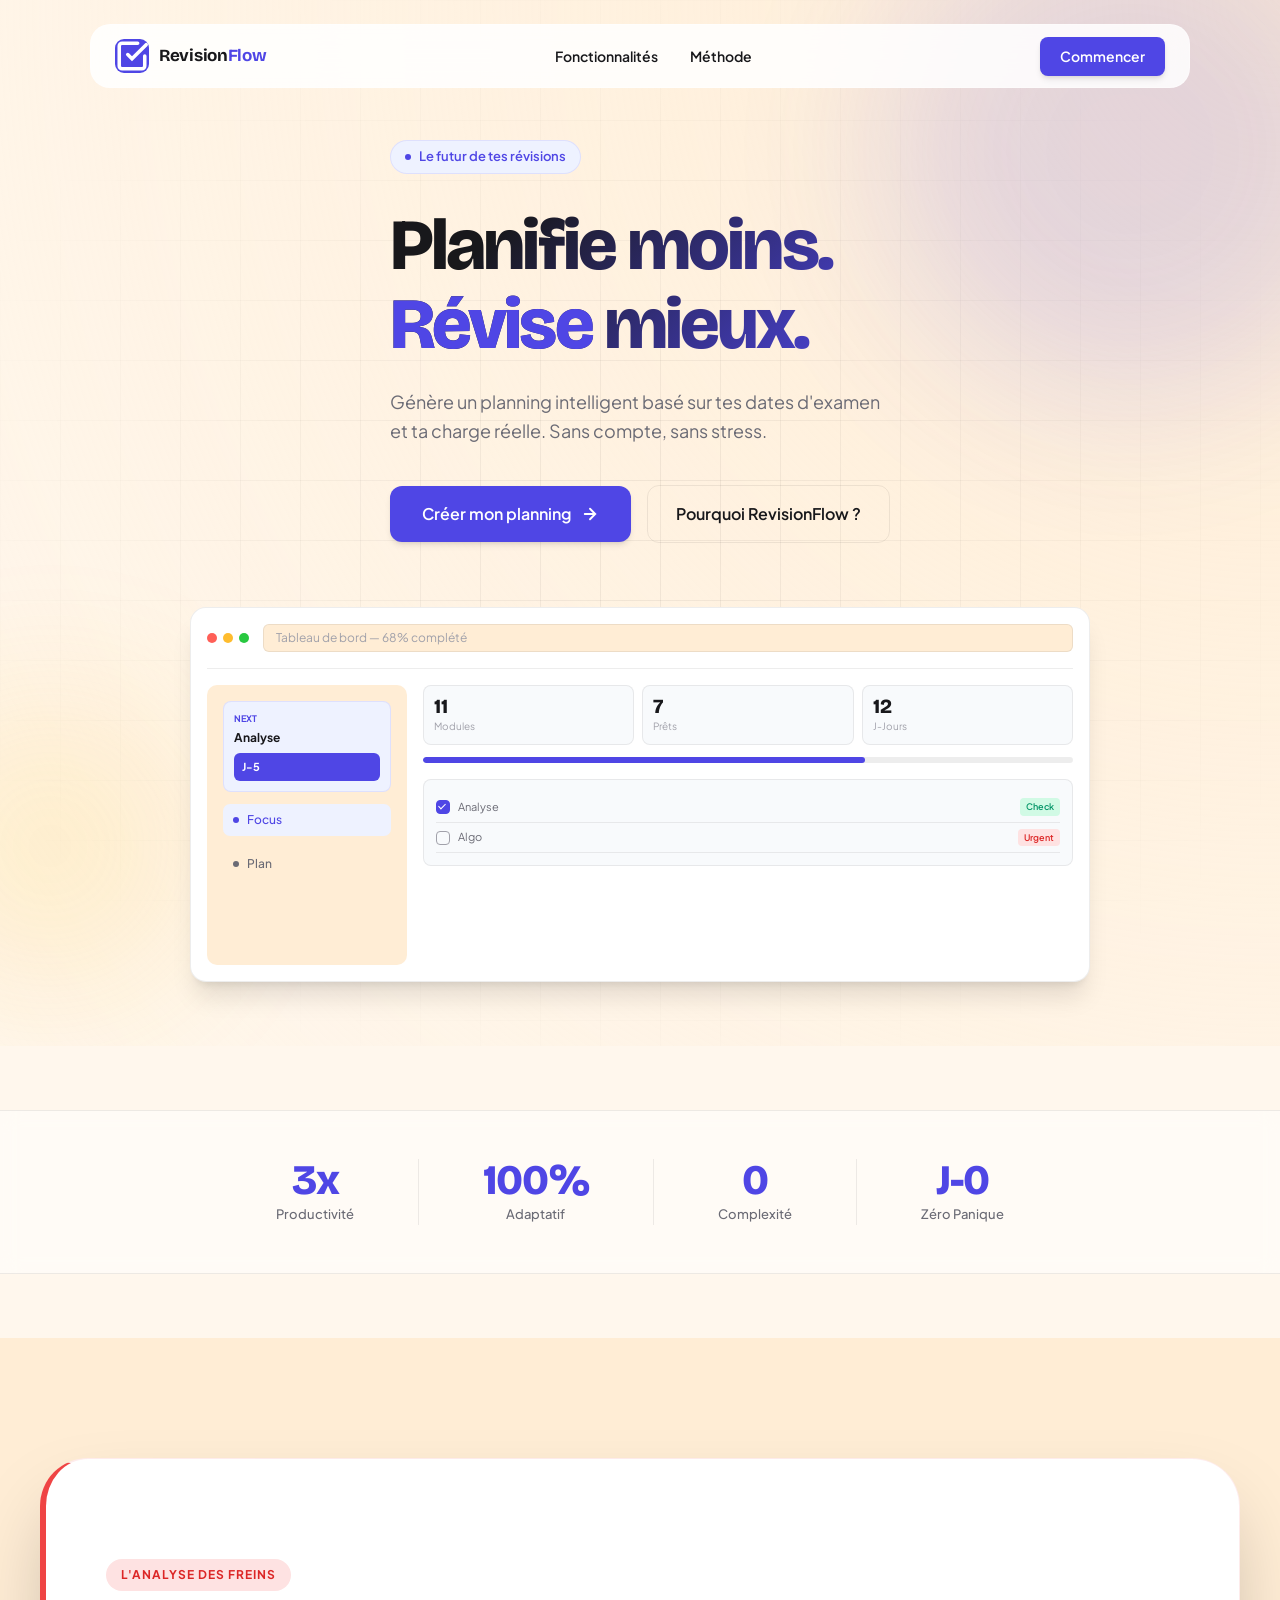
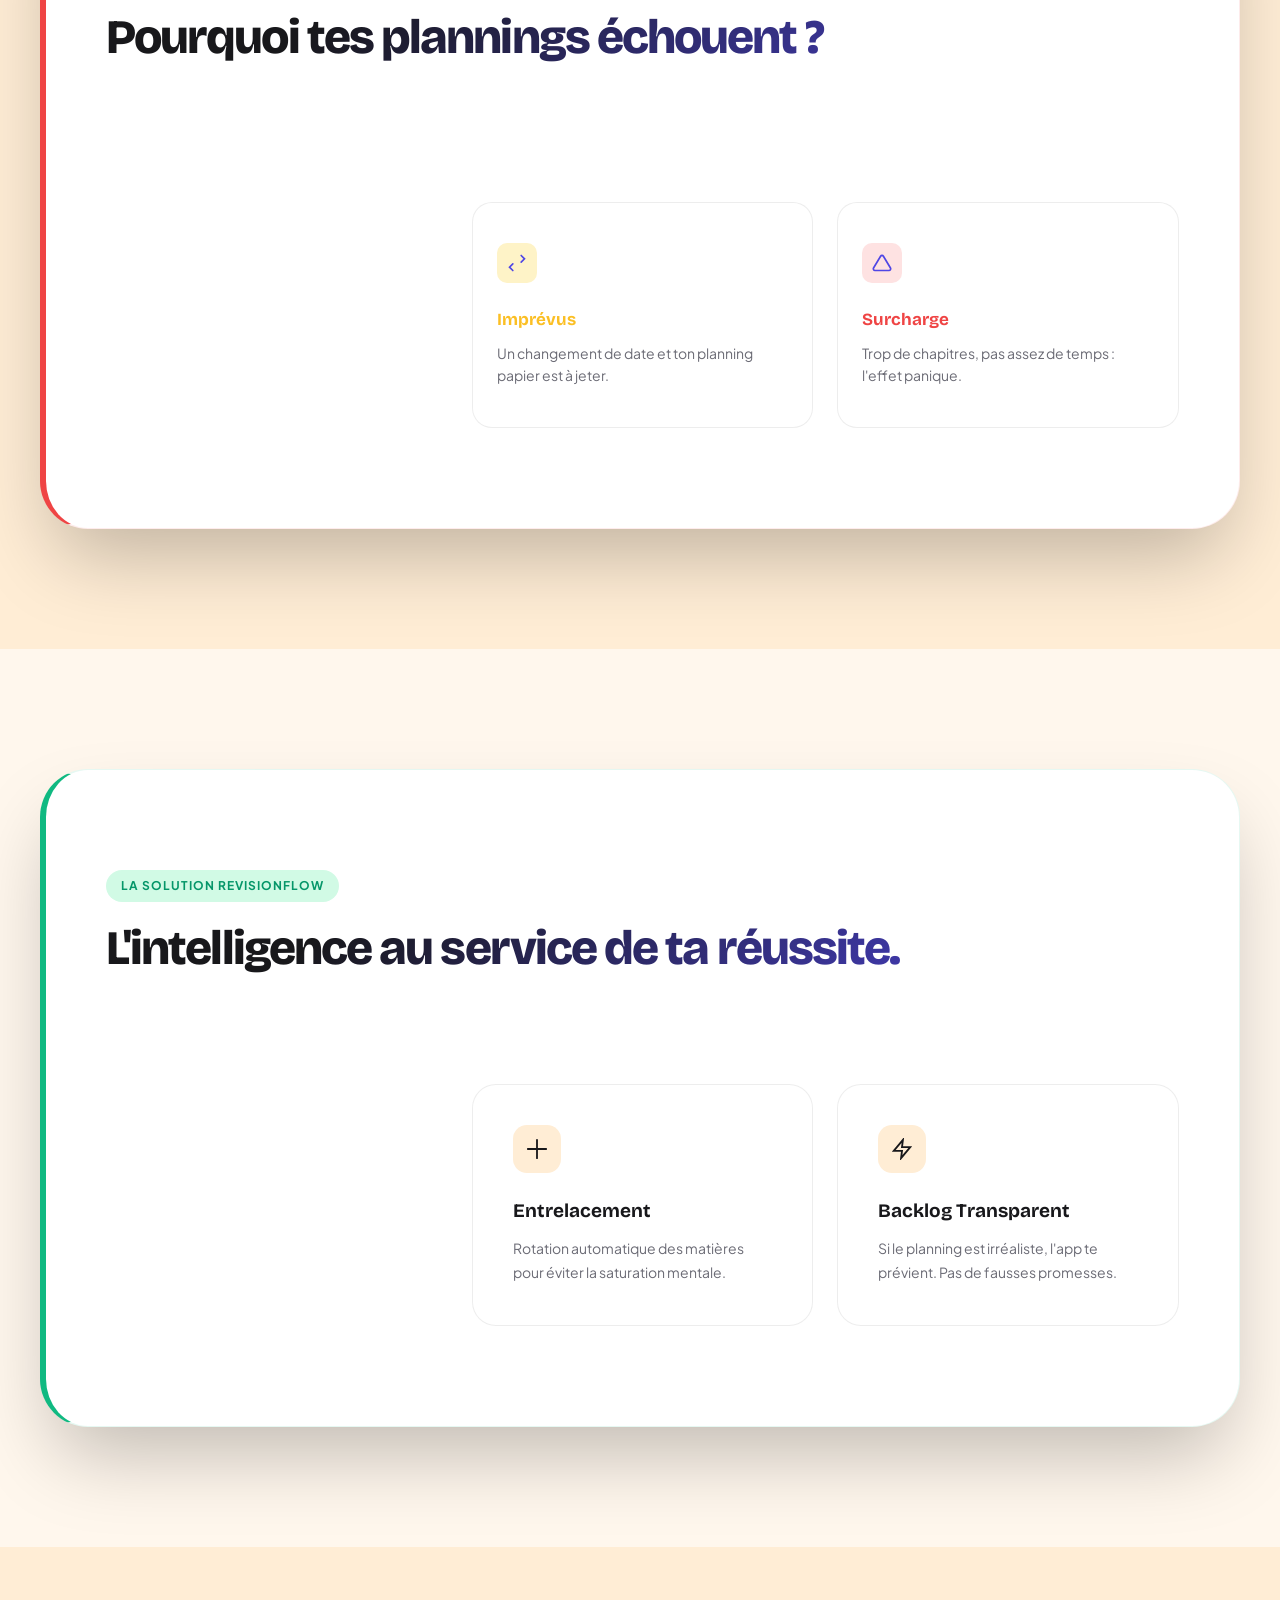
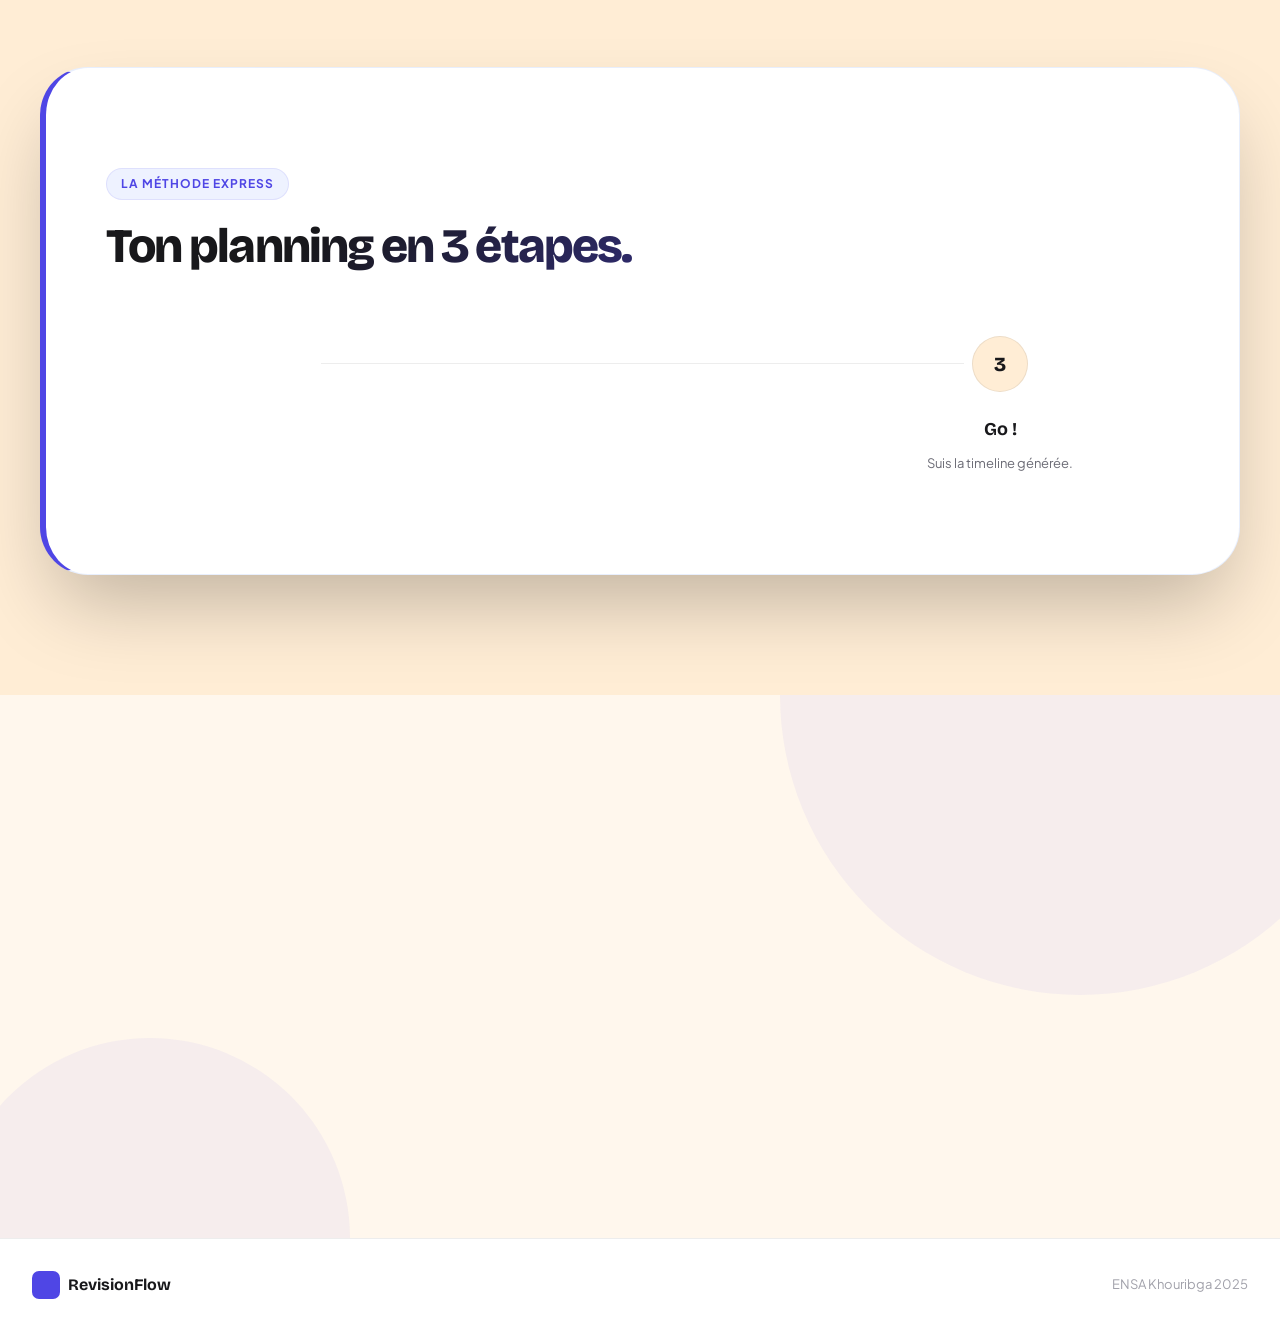
<file: index.html>
<!DOCTYPE html>
<html lang="fr">
<head>
    <meta charset="UTF-8">
    <meta http-equiv="refresh" content="0; url=landing/index.html">
    <title>RevisionFlow</title>
    <link rel="icon" type="image/svg+xml" href="favicon.svg?v=7">
    <meta name="description" content="RevisionFlow — planifie tes révisions, garde ta série et avance un peu chaque jour.">
    <meta name="viewport" content="width=device-width, initial-scale=1.0">
</head>
<body>
    <script>window.location.replace('landing/index.html');</script>
</body>
</html>
</file>
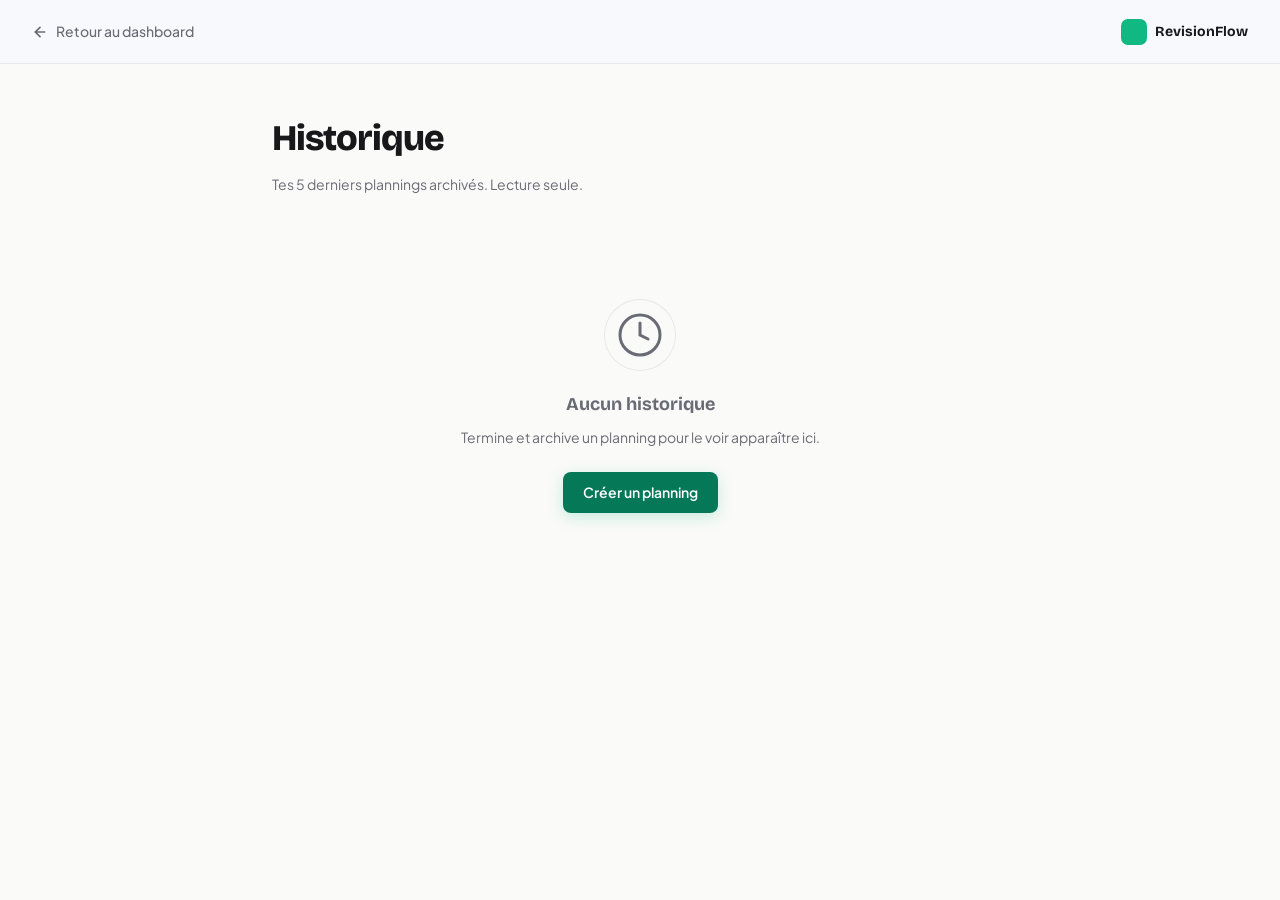
<file: history/index.html>
<!DOCTYPE html>
<html lang="fr">
<head>
    <meta charset="UTF-8">
    <meta name="viewport" content="width=device-width, initial-scale=1.0">
    <link rel="icon" type="image/svg+xml" href="../favicon.svg?v=7">
    <title>RevisionFlow — Historique</title>
    <script>
        (function () {
            try {
                const raw = localStorage.getItem('revisionflow_data');
                if (raw) {
                    const data = JSON.parse(raw);
                    if (data?.prefs?.theme) {
                        document.documentElement.setAttribute('data-theme', data.prefs.theme);
                    }
                }
            } catch (e) {}
        })();
    </script>
    <link rel="preconnect" href="https://fonts.googleapis.com">
    <link rel="stylesheet" href="../core/variables.css?v=7">
    <link rel="stylesheet" href="history.css?v=7">
</head>
<body>

<div id="toast-container"></div>

<!-- HEADER -->
<header class="hist-header">
    <a href="../components/dashboard/dashboard.html" class="hist-back">
        <svg viewBox="0 0 24 24" fill="none" stroke="currentColor" stroke-width="2.5"
             stroke-linecap="round" width="16" height="16">
            <path d="M19 12H5M12 19l-7-7 7-7"/>
        </svg>
        Retour au dashboard
    </a>
    <div class="hist-brand">
        <div class="hist-logo"></div>
        <span>RevisionFlow</span>
    </div>
</header>

<!-- CONTENU -->
<div class="hist-body">

    <div class="hist-page-head">
        <h1 class="hist-page-title">Historique</h1>
        <p class="hist-page-sub">
            Tes 5 derniers plannings archivés. Lecture seule.
        </p>
    </div>

    <!-- Vide -->
    <div class="hist-empty hidden" id="hist-empty">
        <div class="hist-empty-icon">
            <svg viewBox="0 0 24 24" fill="none" stroke="currentColor"
                 stroke-width="1.5" stroke-linecap="round" width="48" height="48">
                <circle cx="12" cy="12" r="10"/>
                <polyline points="12 6 12 12 16 14"/>
            </svg>
        </div>
        <div class="hist-empty-title">Aucun historique</div>
        <div class="hist-empty-desc">
            Termine et archive un planning pour le voir apparaître ici.
        </div>
        <a href="../components/wizard/wizard.html" class="btn btn-green" style="margin-top:1.5rem">
            Créer un planning
        </a>
    </div>

    <!-- Liste -->
    <div id="hist-liste"></div>

    <!-- Panneau de détail (lecture seule) -->
    <div class="hist-detail hidden" id="hist-detail">
        <div class="hist-detail-header">
            <div>
                <div class="hist-detail-date" id="hd-date"></div>
                <div class="hist-detail-titre" id="hd-titre">Détail du planning</div>
            </div>
            <button class="btn btn-ghost btn-sm" onclick="History.fermerDetail()">
                <svg viewBox="0 0 24 24" fill="none" stroke="currentColor"
                     stroke-width="2.5" stroke-linecap="round" width="14" height="14">
                    <line x1="18" y1="6" x2="6" y2="18"/>
                    <line x1="6"  y1="6" x2="18" y2="18"/>
                </svg>
                Fermer
            </button>
        </div>

        <!-- Stats archivées -->
        <div class="hd-stats" id="hd-stats"></div>

        <!-- Modules archivés -->
        <div class="hd-section-title">Modules</div>
        <div id="hd-modules"></div>

        <!-- Bandeau lecture seule -->
        <div class="hd-readonly-banner">
            <svg viewBox="0 0 24 24" fill="none" stroke="currentColor"
                 stroke-width="2" stroke-linecap="round" width="15" height="15">
                <rect x="3" y="11" width="18" height="11" rx="2" ry="2"/>
                <path d="M7 11V7a5 5 0 0110 0v4"/>
            </svg>
            Planning archivé — lecture seule. Aucune modification possible.
        </div>
    </div>

</div><!-- /hist-body -->

<script src="../core/state.js?v=7"></script>
<script src="../core/ui.js?v=7"></script>
<script src="../core/planning.js"></script>
<script src="../core/storage.js"></script>
<script src="history.js"></script>
</body>
</html>
</file>
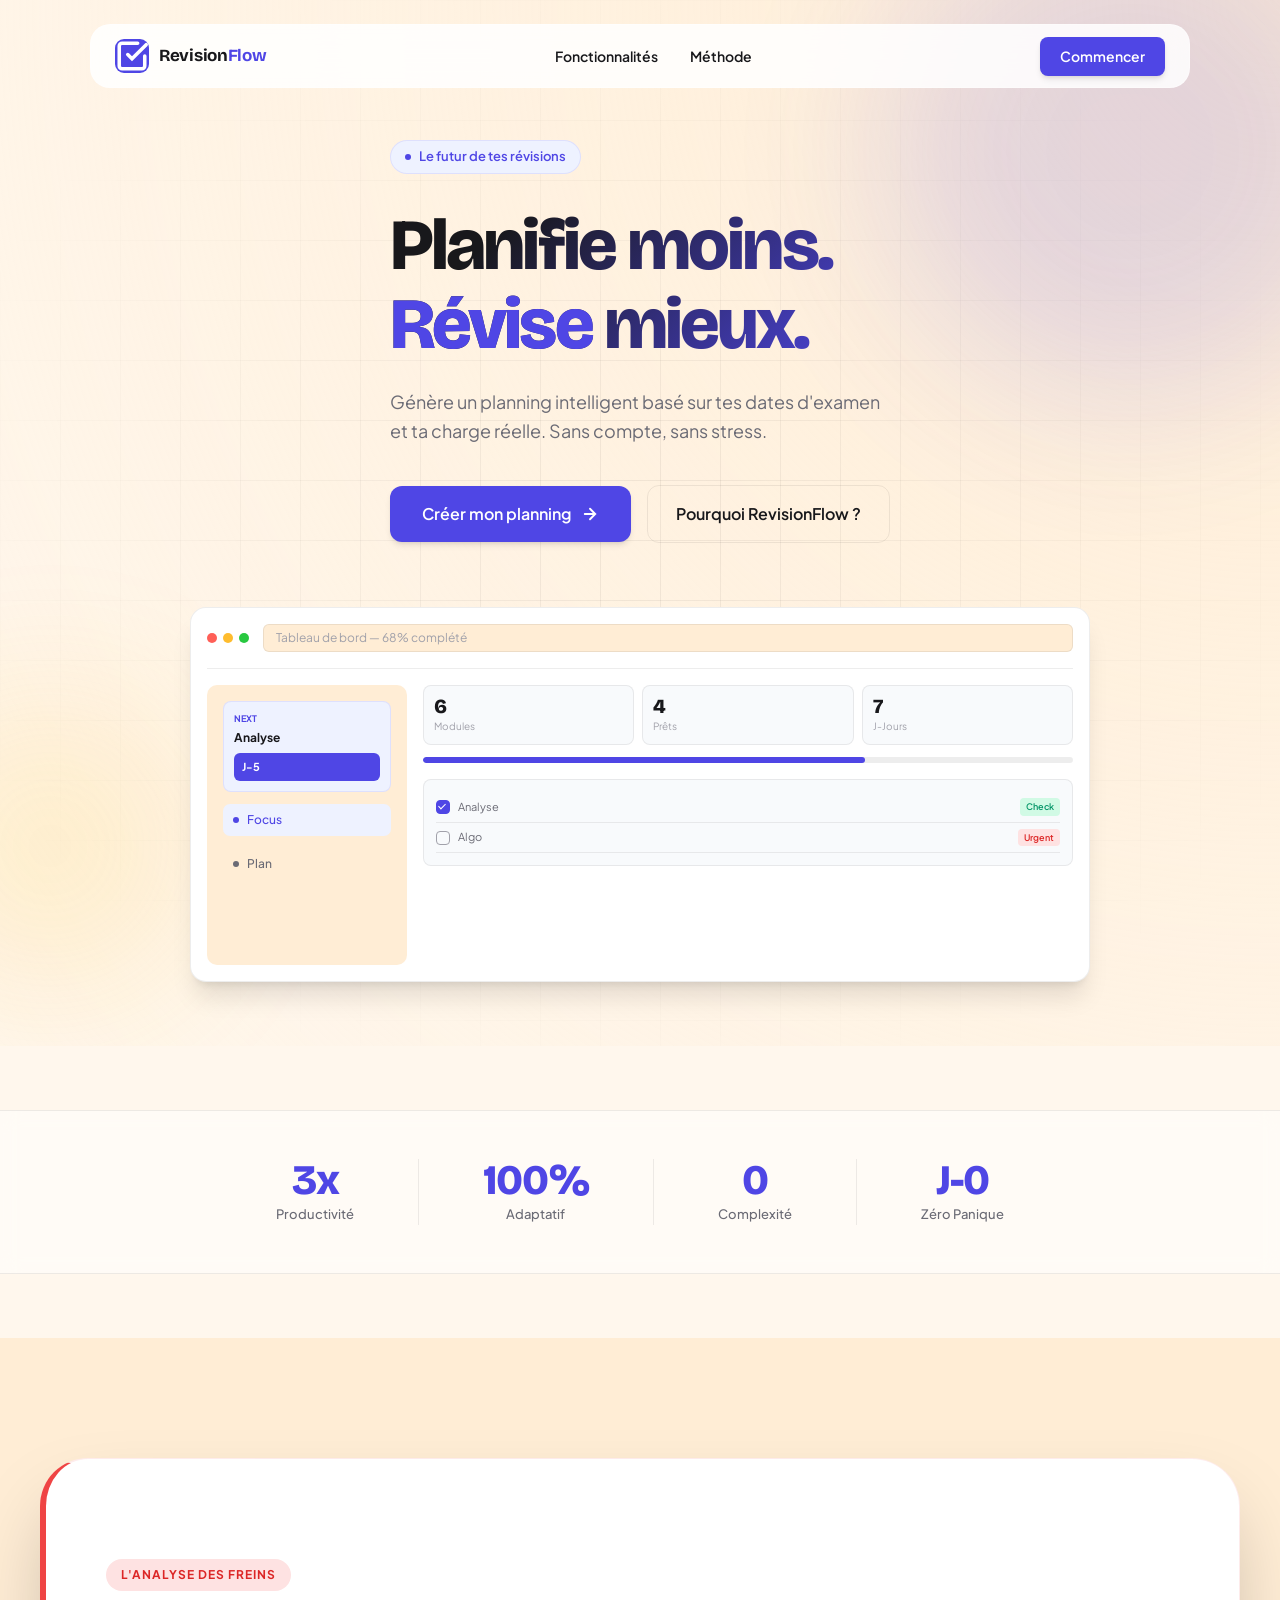
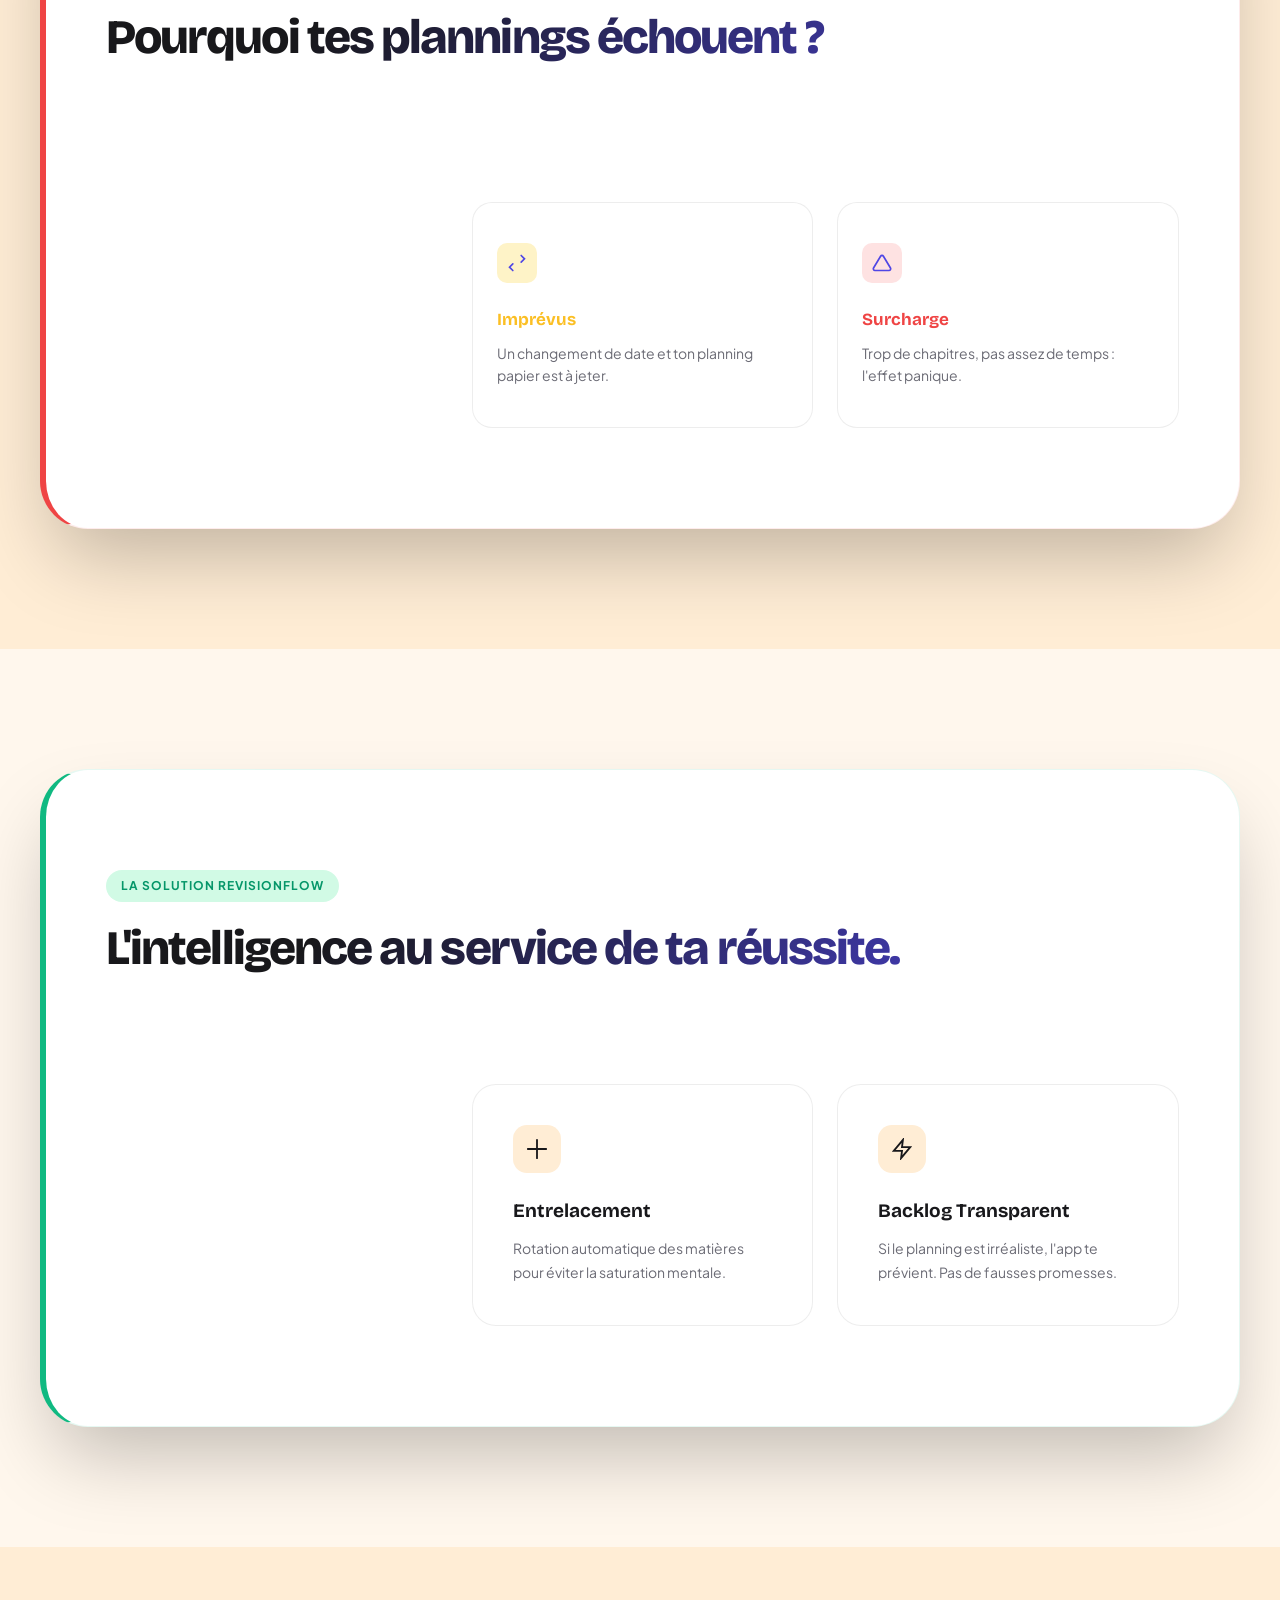
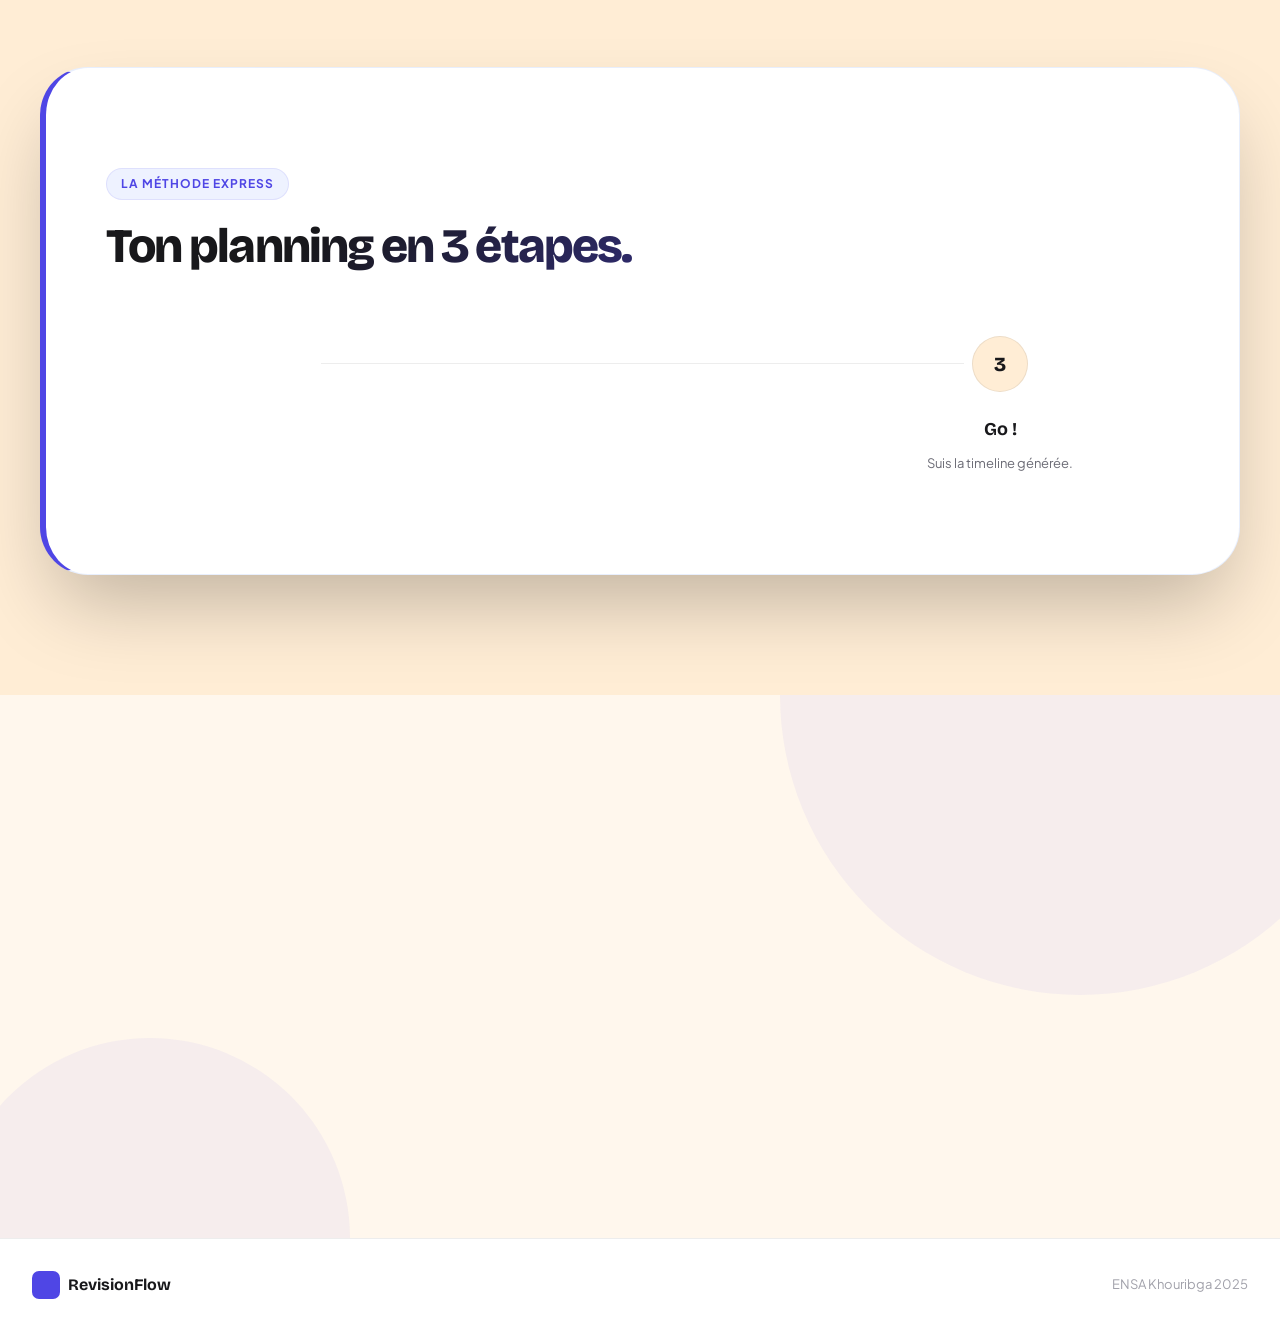
<file: landing/index.html>
<!DOCTYPE html>
<html lang="fr">
<head>
    <meta charset="UTF-8">
    <meta name="viewport" content="width=device-width, initial-scale=1.0">
    <link rel="icon" type="image/svg+xml" href="../favicon.svg?v=7">
    <meta name="description" content="RevisionFlow — planifie tes révisions, garde ta série et avance un peu chaque jour.">
    <title>RevisionFlow — Réussis tes examens sans stress</title>
    <script>
        (function () {
            try {
                const raw = localStorage.getItem('revisionflow_data');
                if (raw) {
                    const data = JSON.parse(raw);
                    if (data?.prefs?.theme) {
                        document.documentElement.setAttribute('data-theme', data.prefs.theme);
                    }
                }
            } catch (e) {}
        })();
    </script>
    <link rel="preconnect" href="https://fonts.googleapis.com">
    <link rel="stylesheet" href="../core/variables.css?v=7">
    <link rel="stylesheet" href="landing.css">
</head>
<body>

<!-- INDICATEUR DE LECTURE -->
<div id="scroll-progress" style="position: fixed; top: 0; left: 0; height: 3px; background: var(--primary); z-index: 1000; width: 0%; transition: width 0.1s linear;"></div>

<!-- NAVBAR -->
<nav class="nav" id="navbar">
    <a href="#" class="nav-brand">
        <div class="nav-logo">
            <svg viewBox="0 0 24 24" fill="none" stroke="white" stroke-width="2.5" stroke-linecap="round">
                <path d="M9 11l3 3L22 4"/>
                <path d="M21 12v7a2 2 0 01-2 2H5a2 2 0 01-2-2V5a2 2 0 012-2h11"/>
            </svg>
        </div>
        <span class="nav-name">Revision<span>Flow</span></span>
    </a>
    <div class="nav-links">
        <a href="#features" class="nav-link">Fonctionnalités</a>
        <a href="#how"      class="nav-link">Méthode</a>
    </div>
    <a href="../components/wizard/wizard.html" class="nav-cta">Commencer</a>
</nav>

<!-- HERO -->
<section class="hero">
    <div class="hero-bg">
        <div class="hero-grid"></div>
        <div class="hero-parallax-layer" data-speed="0.2">
            <div class="hero-circle hero-circle-1"></div>
        </div>
        <div class="hero-parallax-layer" data-speed="-0.1">
            <div class="hero-circle hero-circle-2"></div>
        </div>
    </div>

    <div class="hero-content">
        <div class="hero-badge reveal">
            <div class="hero-badge-dot"></div>
            Le futur de tes révisions
        </div>

        <h1 class="hero-title reveal">
            Planifie moins.<br>
            <span class="accent">Révise</span> mieux.
        </h1>

        <p class="hero-sub reveal">
            Génère un planning intelligent basé sur tes dates d'examen et ta charge réelle. Sans compte, sans stress.
        </p>

        <div class="hero-actions reveal">
            <a href="../components/wizard/wizard.html" class="btn-primary">
                Créer mon planning
                <svg viewBox="0 0 24 24" fill="none" stroke="currentColor" stroke-width="2.5" stroke-linecap="round">
                    <path d="M5 12h14M12 5l7 7-7 7"/>
                </svg>
            </a>
            <a href="#problem" class="btn-secondary">Pourquoi RevisionFlow ?</a>
        </div>
    </div>

    <!-- PREVIEW DASHBOARD (FONDUE DYNAMIQUE) -->
    <div class="hero-preview">
        <div class="preview-frame">
            <div class="preview-bar">
                <div class="preview-dot"></div>
                <div class="preview-dot"></div>
                <div class="preview-dot"></div>
                <div class="preview-url">Tableau de bord — 68% complété</div>
            </div>
            <div class="mini-dash">
                <div class="mini-sidebar">
                    <div class="mini-exam-card">
                        <div class="mini-exam-label">Next</div>
                        <div class="mini-exam-name">Analyse</div>
                        <div class="mini-countdown">J-5</div>
                    </div>
                    <div class="mini-nav-item active"><div class="mini-nav-dot"></div>Focus</div>
                    <div class="mini-nav-item"><div class="mini-nav-dot"></div>Plan</div>
                </div>
                <div class="mini-main">
                    <div class="mini-stat-row">
                        <div class="mini-stat"><div class="mini-stat-val" id="s1">0</div><div class="mini-stat-lbl">Modules</div></div>
                        <div class="mini-stat"><div class="mini-stat-val" id="s2">0</div><div class="mini-stat-lbl">Prêts</div></div>
                        <div class="mini-stat"><div class="mini-stat-val" id="s3">0</div><div class="mini-stat-lbl">J-Jours</div></div>
                    </div>
                    <div class="mini-progress-track"><div class="mini-progress-fill" id="prog"></div></div>
                    <div class="mini-card">
                        <div class="mini-module-row"><div class="mini-check done"></div><div class="mini-module-name">Analyse</div><span class="mini-priority med">Check</span></div>
                        <div class="mini-module-row"><div class="mini-check"></div><div class="mini-module-name">Algo</div><span class="mini-priority high">Urgent</span></div>
                    </div>
                </div>
            </div>
        </div>
    </div>
</section>

<!-- STATS BAND -->
<div class="stats-band">
    <div class="stat-item"><div class="stat-number">3x</div><div class="stat-label">Productivité</div></div>
    <div class="stat-item"><div class="stat-number">100%</div><div class="stat-label">Adaptatif</div></div>
    <div class="stat-item"><div class="stat-number">0</div><div class="stat-label">Complexité</div></div>
    <div class="stat-item"><div class="stat-number">J-0</div><div class="stat-label">Zéro Panique</div></div>
</div>

<!-- PROBLÈME -->
<section class="section" id="problem">
    <div class="section-inner">
        <div class="section-tag red">L'Analyse des freins</div>
        <h2 class="section-title">Pourquoi tes plannings échouent ?</h2>
        <p class="section-sub reveal">Finissons-en avec les agendas rigides qui ne survivent pas aux imprévus.</p>
        
        <div class="problem-grid">
            <div class="problem-card">
                <div class="problem-icon"><svg viewBox="0 0 24 24" fill="none" stroke="currentColor" stroke-width="2" stroke-linecap="round"><path d="M12 2v20M2 12h20"/></svg></div>
                <div class="problem-title">Incertitude</div>
                <div class="problem-desc">Ne pas savoir par quoi commencer tue ton élan créatif.</div>
            </div>
            <div class="problem-card">
                <div class="problem-icon"><svg viewBox="0 0 24 24" fill="none" stroke="currentColor" stroke-width="2" stroke-linecap="round"><path d="M17 3L21 7L17 11M7 21L3 17L7 13"/></svg></div>
                <div class="problem-title" style="color:var(--warning)">Imprévus</div>
                <div class="problem-desc">Un changement de date et ton planning papier est à jeter.</div>
            </div>
            <div class="problem-card">
                <div class="problem-icon"><svg viewBox="0 0 24 24" fill="none" stroke="currentColor" stroke-width="2" stroke-linecap="round"><path d="M10.29 3.86L1.82 18a2 2 0 001.71 3h16.94a2 2 0 001.71-3L13.71 3.86a2 2 0 00-3.42 0z"/></svg></div>
                <div class="problem-title" style="color:var(--danger)">Surcharge</div>
                <div class="problem-desc">Trop de chapitres, pas assez de temps : l'effet panique.</div>
            </div>
        </div>
    </div>
</section>

<!-- FEATURES -->
<section class="section" id="features">
    <div class="section-inner">
        <div class="section-tag green">La Solution RevisionFlow</div>
        <h2 class="section-title">L'intelligence au service de ta réussite.</h2>
        <p class="section-sub reveal">Un moteur algorithmique qui travaille pour toi.</p>

        <div class="features-grid">
            <div class="feature-card">
                <div class="feature-icon"><svg viewBox="0 0 24 24" fill="none" stroke="currentColor" stroke-width="2" stroke-linecap="round"><polygon points="12 2 15.09 8.26 22 9.27 17 14.14 18.18 21.02 12 17.77 5.82 21.02 7 14.14 2 9.27 8.91 8.26 12 2"/></svg></div>
                <div class="feature-title">Priorité Dynamique</div>
                <div class="feature-desc">L'algo priorise les modules selon l'urgence et la difficulté réelle.</div>
            </div>
            <div class="feature-card">
                <div class="feature-icon"><svg viewBox="0 0 24 24" fill="none" stroke="currentColor" stroke-width="2" stroke-linecap="round"><path d="M12 2v20M2 12h20"/></svg></div>
                <div class="feature-title">Entrelacement</div>
                <div class="feature-desc">Rotation automatique des matières pour éviter la saturation mentale.</div>
            </div>
            <div class="feature-card">
                <div class="feature-icon"><svg viewBox="0 0 24 24" fill="none" stroke="currentColor" stroke-width="2" stroke-linecap="round"><path d="M13 2L3 14h9l-1 8 10-12h-9l1-8z"/></svg></div>
                <div class="feature-title">Backlog Transparent</div>
                <div class="feature-desc">Si le planning est irréaliste, l'app te prévient. Pas de fausses promesses.</div>
            </div>
        </div>
    </div>
</section>

<!-- MÉTHODE -->
<section class="section" id="how">
    <div class="section-inner">
        <div class="section-tag primary">La Méthode Express</div>
        <h2 class="section-title">Ton planning en 3 étapes.</h2>

        <div class="steps-grid">
            <div class="step-item"><div class="step-number">1</div><div class="step-title">Modules</div><div class="step-desc">Nom, date d'examen, difficulté.</div></div>
            <div class="step-item"><div class="step-number">2</div><div class="step-title">Temps</div><div class="step-desc">Heures disponibles soir & weekend.</div></div>
            <div class="step-item"><div class="step-number">3</div><div class="step-title">Go !</div><div class="step-desc">Suis la timeline générée.</div></div>
        </div>
    </div>
</section>

<!-- CTA -->
<section class="cta-section">
    <div class="cta-circle cta-circle-1"></div>
    <div class="cta-circle cta-circle-2"></div>
    <div class="cta-content reveal">
        <h2 class="cta-title">Reprends le contrôle.</h2>
        <p class="cta-sub">Rejoins les étudiants qui révisent sans paniquer.</p>
        <a href="../components/wizard/wizard.html" class="btn-cta">
            Lancer mon planning
            <svg viewBox="0 0 24 24" fill="none" stroke="currentColor" stroke-width="2.5" stroke-linecap="round">
                <path d="M5 12h14M12 5l7 7-7 7"/>
            </svg>
        </a>
    </div>
</section>

<!-- FOOTER -->
<footer class="footer">
    <div class="footer-brand">
        <div class="footer-logo"></div>
        <div class="footer-name">RevisionFlow</div>
    </div>
    <div class="footer-copy">ENSA Khouribga 2025</div>
</footer>

<script src="../core/storage.js"></script>
<script src="../core/state.js?v=7"></script>
<script>
    document.addEventListener('DOMContentLoaded', () => {
        const saved = Storage?.charger?.();
        if (saved?.prefs?.theme) State.appliquerTheme(saved.prefs.theme);
    });
</script>
<script src="landing.js"></script>
</body>
</html>
</file>
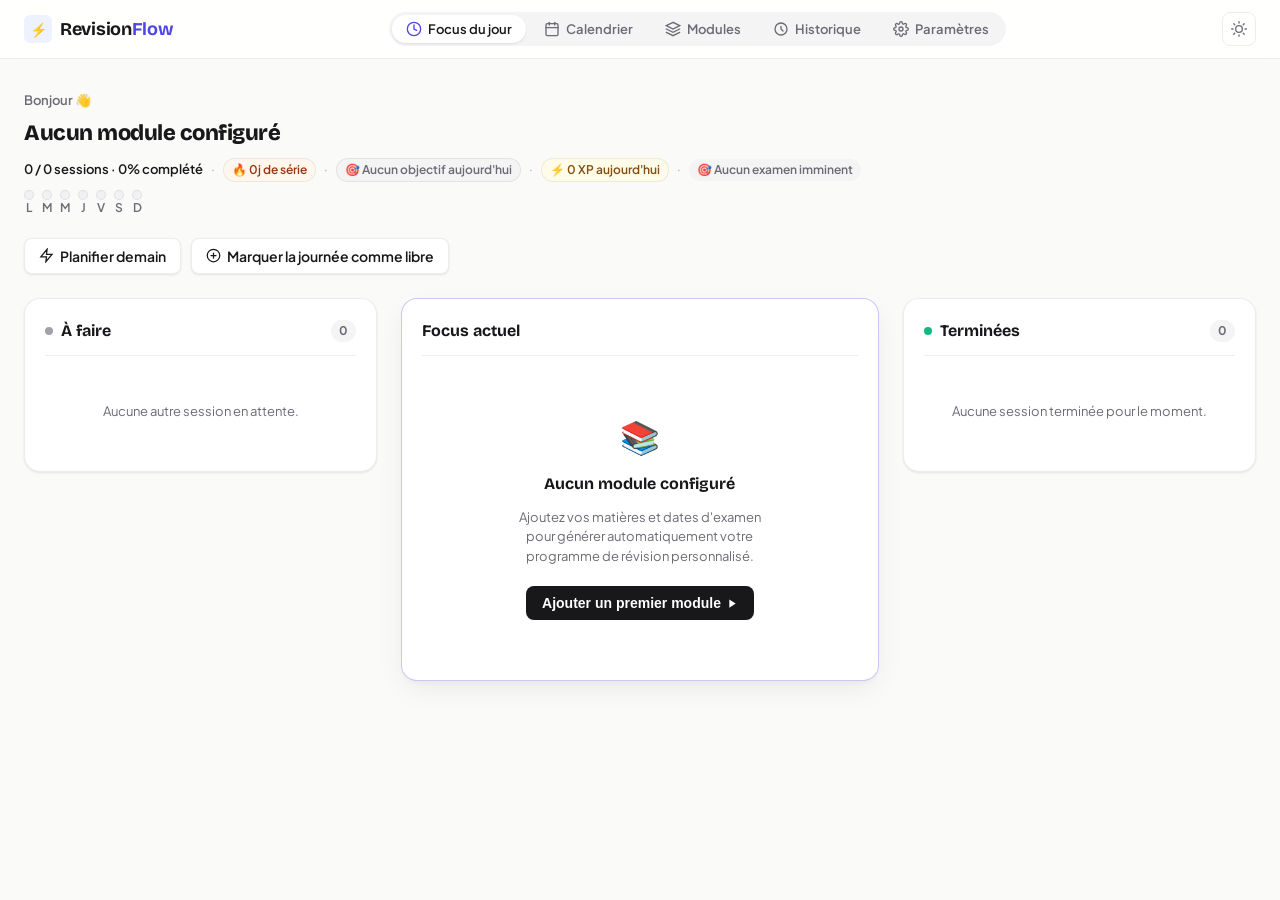
<file: components/dashboard/dashboard.html>
<!DOCTYPE html>
<html lang="fr">
<head>
    <meta charset="UTF-8">
    <meta name="viewport" content="width=device-width, initial-scale=1.0">
    <link rel="icon" type="image/svg+xml" href="../../favicon.svg?v=7">
    <title>RevisionFlow — Focus Board</title>
    <script>
        (function () {
            try {
                const raw = localStorage.getItem('revisionflow_data');
                if (raw) {
                    const data = JSON.parse(raw);
                    if (data?.prefs?.theme) {
                        document.documentElement.setAttribute('data-theme', data.prefs.theme);
                    }
                }
            } catch (e) {}
        })();
    </script>
    <link rel="preconnect" href="https://fonts.googleapis.com">
    <link rel="preconnect" href="https://fonts.gstatic.com" crossorigin>
    <link href="https://fonts.googleapis.com/css2?family=Bricolage+Grotesque:opsz,wght@12..96,500;12..96,700;12..96,800&family=Plus+Jakarta+Sans:wght@400;500;600;700;800&family=JetBrains+Mono:wght@500;700&display=swap" rel="stylesheet">
    <link rel="stylesheet" href="../../core/variables.css?v=7">
    <link rel="stylesheet" href="dashboard.css?v=7">
    <style>
        .hidden { display: none !important; }
    </style>
</head>
<body>

    <div id="toast-container"></div>

    <div class="app-layout">

        <!-- =========================================================
             1. TOPBAR MINIMALISTE
             ========================================================= -->
        <header class="app-topbar">
            <div class="topbar-inner">
                <a href="../../landing/index.html" class="topbar-brand">
                    <div class="brand-badge">⚡</div>
                    <span class="brand-text">Revision<span>Flow</span></span>
                </a>

                <!-- Navigation Principale -->
                <nav class="topbar-nav" aria-label="Navigation principale">
                    <button class="nav-item active" id="nav-aujourdhui" type="button">
                        <svg viewBox="0 0 24 24" fill="none" stroke="currentColor" stroke-width="2" stroke-linecap="round" width="16" height="16"><circle cx="12" cy="12" r="10"/><polyline points="12 6 12 12 16 14"/></svg>
                        <span>Focus du jour</span>
                    </button>
                    <button class="nav-item" id="nav-calendrier" type="button">
                        <svg viewBox="0 0 24 24" fill="none" stroke="currentColor" stroke-width="2" stroke-linecap="round" width="16" height="16"><rect x="3" y="4" width="18" height="18" rx="2"/><line x1="16" y1="2" x2="16" y2="6"/><line x1="8" y1="2" x2="8" y2="6"/><line x1="3" y1="10" x2="21" y2="10"/></svg>
                        <span>Calendrier</span>
                    </button>
                    <button class="nav-item" id="nav-modules" type="button">
                        <svg viewBox="0 0 24 24" fill="none" stroke="currentColor" stroke-width="2" stroke-linecap="round" width="16" height="16"><polygon points="12 2 2 7 12 12 22 7 12 2"/><polyline points="2 17 12 22 22 17"/><polyline points="2 12 12 17 22 12"/></svg>
                        <span>Modules</span>
                    </button>
                    <button class="nav-item" id="nav-historique" type="button">
                        <svg viewBox="0 0 24 24" fill="none" stroke="currentColor" stroke-width="2" stroke-linecap="round" width="16" height="16"><path d="M12 8v4l3 3"/><circle cx="12" cy="12" r="9"/></svg>
                        <span>Historique</span>
                    </button>
                    <button class="nav-item" id="nav-settings" type="button">
                        <svg viewBox="0 0 24 24" fill="none" stroke="currentColor" stroke-width="2" stroke-linecap="round" width="16" height="16"><circle cx="12" cy="12" r="3"/><path d="M19.4 15a1.65 1.65 0 00.33 1.82l.06.06a2 2 0 010 2.83 2 2 0 01-2.83 0l-.06-.06a1.65 1.65 0 00-1.82-.33 1.65 1.65 0 00-1 1.51V21a2 2 0 01-2 2 2 2 0 01-2-2v-.09A1.65 1.65 0 009 19.4a1.65 1.65 0 00-1.82.33l-.06.06a2 2 0 01-2.83 0 2 2 0 010-2.83l.06-.06a1.65 1.65 0 00.33-1.82 1.65 1.65 0 00-1.51-1H3a2 2 0 01-2-2 2 2 0 012-2h.09A1.65 1.65 0 004.6 9a1.65 1.65 0 00-.33-1.82l-.06-.06a2 2 0 010-2.83 2 2 0 012.83 0l.06.06a1.65 1.65 0 001.82.33H9a1.65 1.65 0 001-1.51V3a2 2 0 012-2 2 2 0 012 2v.09a1.65 1.65 0 001 1.51 1.65 1.65 0 001.82-.33l.06-.06a2 2 0 012.83 0 2 2 0 010 2.83l-.06.06a1.65 1.65 0 00-.33 1.82V9a1.65 1.65 0 001.51 1H21a2 2 0 012 2 2 2 0 01-2 2h-.09a1.65 1.65 0 00-1.51 1z"/></svg>
                        <span>Paramètres</span>
                    </button>
                </nav>

                <!-- Actions Rapides Droite -->
                <div class="topbar-actions">
                    <button class="btn-theme-toggle" id="btn-toggle-theme" type="button" aria-label="Changer de thème">
                        <svg viewBox="0 0 24 24" fill="none" stroke="currentColor" stroke-width="2" stroke-linecap="round" width="16" height="16"><circle cx="12" cy="12" r="5"/><path d="M12 1v2M12 21v2M4.22 4.22l1.42 1.42M18.36 18.36l1.42 1.42M1 12h2M21 12h2M4.22 19.78l1.42-1.42M18.36 5.64l1.42-1.42"/></svg>
                    </button>
                </div>
            </div>
        </header>

        <!-- =========================================================
             2. CORPS PRINCIPAL
             ========================================================= -->
        <main class="app-main-content">

            <!-- ================= TAB 1 : FOCUS DU JOUR ================= -->
            <div class="dash-tab active" id="tab-aujourdhui">

                <!-- Header de la journée -->
                <section class="today-hero-header">
                    <div class="hero-left">
                        <div class="hero-greeting">Bonjour 👋</div>
                        <h1 class="hero-main-title" id="today-hero-summary">Chargement de votre journée...</h1>
                        <div class="hero-subtext">
                            <span class="subtext-stat" id="stat-progress-text">0 / 0 sessions · 0% complété</span>
                            <span class="subtext-dot">·</span>
                            <span class="subtext-pill streak-pill" id="stat-streak-pill">🔥 0j de série</span>
                            <span class="subtext-dot">·</span>
                            <span class="subtext-pill goal-pill" id="stat-goal-pill" title="Terminez toutes les sessions du jour pour +25 XP">🎯 Objectif : 0 / 0</span>
                            <span class="subtext-dot">·</span>
                            <span class="subtext-pill xp-pill" id="stat-xp-pill">⚡ 0 XP aujourd'hui</span>
                            <span class="subtext-dot">·</span>
                            <span class="subtext-pill" id="stat-exam-pill">🎯 Prochain examen : —</span>
                        </div>
                        <div class="streak-week" id="streak-week" aria-label="Progression de la semaine"></div>
                    </div>

                    <div class="hero-actions">
                        <div class="hero-actions-desktop">
                            <button class="action-btn" id="btn-anticiper" type="button" title="Avancer une session de demain si vous êtes prêt">
                                <svg viewBox="0 0 24 24" fill="none" stroke="currentColor" stroke-width="2" stroke-linecap="round" width="15" height="15"><polygon points="13 2 3 14 12 14 11 22 21 10 12 10 13 2"/></svg>
                                <span>Planifier demain</span>
                            </button>
                            <button class="action-btn" id="btn-jour-libre" type="button" title="Passe la journée en capacité libre pour rattraper du volume">
                                <svg viewBox="0 0 24 24" fill="none" stroke="currentColor" stroke-width="2" stroke-linecap="round" width="15" height="15"><circle cx="12" cy="12" r="10"/><line x1="12" y1="8" x2="12" y2="16"/><line x1="8" y1="12" x2="16" y2="12"/></svg>
                                <span>Marquer la journée comme libre</span>
                            </button>
                        </div>
                        <div class="hero-actions-mobile">
                            <button class="action-btn-menu" id="btn-hero-menu" type="button" aria-label="Actions secondaires de la journée" aria-expanded="false" title="Actions de la journée">
                                <svg viewBox="0 0 24 24" fill="none" stroke="currentColor" stroke-width="2" stroke-linecap="round" width="18" height="18"><circle cx="12" cy="12" r="1"/><circle cx="19" cy="12" r="1"/><circle cx="5" cy="12" r="1"/></svg>
                            </button>
                            <div class="hero-menu-dropdown hidden" id="hero-menu-dropdown">
                                <button class="ctx-option-item" id="btn-anticiper-m" type="button">
                                    <svg viewBox="0 0 24 24" fill="none" stroke="currentColor" stroke-width="2" stroke-linecap="round" width="15" height="15"><polygon points="13 2 3 14 12 14 11 22 21 10 12 10 13 2"/></svg>
                                    <span>Planifier demain</span>
                                </button>
                                <button class="ctx-option-item" id="btn-jour-libre-m" type="button">
                                    <svg viewBox="0 0 24 24" fill="none" stroke="currentColor" stroke-width="2" stroke-linecap="round" width="15" height="15"><circle cx="12" cy="12" r="10"/><line x1="12" y1="8" x2="12" y2="16"/><line x1="8" y1="12" x2="16" y2="12"/></svg>
                                    <span>Marquer jour libre</span>
                                </button>
                            </div>
                        </div>
                    </div>
                </section>

                <!-- Alerte Surcharge / Backlog -->
                <div id="backlog-alert" class="backlog-banner hidden"></div>

                <!-- ================= FOCUS BOARD (3 COLONNES) ================= -->
                <div class="focus-board-grid">

                    <!-- COLONNE 1 : À FAIRE -->
                    <div class="board-column col-todo">
                        <div class="col-header">
                            <div class="col-title-wrap">
                                <span class="col-status-dot todo"></span>
                                <h2 class="col-title">À faire</h2>
                            </div>
                            <span class="col-counter" id="count-todo">0</span>
                        </div>

                        <div class="board-card-list" id="col-todo-list">
                            <!-- Rendu dynamique via DashboardView -->
                        </div>
                    </div>

                    <!-- COLONNE 2 : FOCUS ACTUEL (CENTRALE & PROÉMINENTE) -->
                    <div class="board-column col-focus">
                        <div class="col-header">
                            <div class="col-title-wrap">
                                <span class="col-status-dot active pulse hidden" id="focus-live-dot"></span>
                                <h2 class="col-title">Focus actuel</h2>
                            </div>
                            <span class="col-tag-live hidden" id="focus-live-tag">En cours</span>
                        </div>

                        <div class="focus-active-container" id="col-focus-container">
                            <!-- Rendu dynamique du Focus Actif ou État Vide -->
                        </div>
                    </div>

                    <!-- COLONNE 3 : TERMINÉES -->
                    <div class="board-column col-done">
                        <div class="col-header">
                            <div class="col-title-wrap">
                                <span class="col-status-dot done"></span>
                                <h2 class="col-title">Terminées</h2>
                            </div>
                            <span class="col-counter" id="count-done">0</span>
                        </div>

                        <div class="board-card-list" id="col-done-list">
                            <!-- Rendu dynamique via DashboardView -->
                        </div>
                    </div>

                </div>

            </div>

            <!-- ================= TAB 2 : CALENDRIER ================= -->
            <div class="dash-tab" id="tab-calendrier">
                <section class="section-page-header">
                    <div>
                        <h1 class="page-main-heading">Calendrier des Révisions</h1>
                        <p class="page-sub-heading">Visualisez vos échéances et la répartition de vos journées d'étude.</p>
                    </div>
                </section>

                <div class="minimal-calendar-card">
                    <div class="cal-nav-toolbar">
                        <div class="cal-nav-buttons">
                            <button class="btn-cal-arrow" id="btn-cal-prev" type="button" aria-label="Mois précédent">‹</button>
                            <span class="cal-title-month" id="cal-mois-label">Mois</span>
                            <button class="btn-cal-arrow" id="btn-cal-next" type="button" aria-label="Mois suivant">›</button>
                        </div>

                        <div class="cal-legend-row">
                            <span class="cal-pill-tag todo">À réviser</span>
                            <span class="cal-pill-tag done">Complété</span>
                            <span class="cal-pill-tag missed">Manqué</span>
                            <span class="cal-pill-tag off">Repos</span>
                            <span class="cal-pill-tag exam">Examen</span>
                        </div>
                    </div>

                    <div class="calendar-grid" id="cal-grille"></div>

                    <!-- Détail de la journée sélectionnée -->
                    <div class="day-detail-drawer hidden" id="cal-day-detail">
                        <div class="drawer-head">
                            <span class="drawer-date-title" id="cal-detail-date">Détail de la journée</span>
                            <button class="drawer-close-btn" id="btn-close-detail" type="button">✕ Fermer</button>
                        </div>
                        <div class="drawer-sessions-list" id="cal-detail-sessions"></div>
                    </div>
                </div>

                <div class="upcoming-exams-box">
                    <h3 class="exams-box-title">Dates des Examens</h3>
                    <div id="prochains-examens" class="exams-clean-list"></div>
                </div>
            </div>

            <!-- ================= TAB 3 : MODULES ================= -->
            <div class="dash-tab" id="tab-modules">
                <section class="section-page-header">
                    <div>
                        <h1 class="page-main-heading">Matières & Volumes</h1>
                        <p class="page-sub-heading">Progression détaillée, dates d'épreuves et gestion de vos modules.</p>
                    </div>
                </section>

                <div class="modules-page-layout">
                    <div class="modules-clean-grid" id="modules-liste"></div>

                    <!-- Formulaire d'ajout rapide -->
                    <div class="add-module-clean-card">
                        <h3 class="add-card-heading">Ajouter une nouvelle matière</h3>
                        <div class="add-module-form">
                            <div class="field-item">
                                <label for="dash-mod-nom">Nom du module</label>
                                <input type="text" id="dash-mod-nom" class="clean-input" placeholder="ex: Analyse Mathématique">
                            </div>
                            <div class="field-item">
                                <label for="dash-mod-date">Date de l'examen</label>
                                <input type="date" id="dash-mod-date" class="clean-input">
                            </div>
                            <div class="field-item">
                                <label for="dash-mod-diff">Difficulté estimée</label>
                                <select id="dash-mod-diff" class="clean-input">
                                    <option value="1">⭐ 1/5 — Facile</option>
                                    <option value="2">⭐⭐ 2/5 — Modéré</option>
                                    <option value="3" selected>⭐⭐⭐ 3/5 — Standard</option>
                                    <option value="4">⭐⭐⭐⭐ 4/5 — Difficile</option>
                                    <option value="5">⭐⭐⭐⭐⭐ 5/5 — Très exigeant</option>
                                </select>
                            </div>
                            <div class="field-item">
                                <label for="dash-mod-chap">Nombre de sessions nécessaires</label>
                                <input type="number" id="dash-mod-chap" class="clean-input" value="5" min="1" max="50">
                            </div>
                            <button class="btn-submit-module" id="btn-add-mod-dash" type="button">
                                <span>Ajouter la matière</span>
                            </button>
                        </div>
                    </div>
                </div>
            </div>

            <!-- ================= TAB 4 : PARAMÈTRES ================= -->
            <div class="dash-tab" id="tab-settings">
                <section class="section-page-header">
                    <div>
                        <h1 class="page-main-heading">Paramètres & Rythme</h1>
                        <p class="page-sub-heading">Ajustez vos disponibilités et vos options de révision.</p>
                    </div>
                </section>

                <div class="settings-clean-container">
                    <div class="settings-section-card">
                        <h3 class="settings-title">Capacité de révision</h3>
                        <p class="settings-desc">Le moteur glouton recalcule le planning futur dès que vous enregistrez.</p>

                        <div class="sliders-clean-list">
                            <div class="slider-clean-row">
                                <div class="slider-clean-labels">
                                    <label for="set-h-soir">Heures le soir en semaine</label>
                                    <span class="slider-badge" id="lbl-soir">2h</span>
                                </div>
                                <input type="range" id="set-h-soir" class="slider-input" min="0" max="8" step="0.5">
                            </div>

                            <div class="slider-clean-row">
                                <div class="slider-clean-labels">
                                    <label for="set-h-weekend">Heures le week-end & jours libres</label>
                                    <span class="slider-badge" id="lbl-weekend">6h</span>
                                </div>
                                <input type="range" id="set-h-weekend" class="slider-input" min="0" max="12" step="0.5">
                            </div>

                            <div class="slider-clean-row">
                                <div class="slider-clean-labels">
                                    <label for="set-h-session">Durée standard d'une session</label>
                                    <span class="slider-badge" id="lbl-session">1h</span>
                                </div>
                                <input type="range" id="set-h-session" class="slider-input" min="0.25" max="4" step="0.25">
                            </div>
                        </div>

                        <button class="btn-save-primary" id="btn-save-settings" type="button">
                            Enregistrer les disponibilités
                        </button>
                    </div>

                    <div class="settings-section-card">
                        <h3 class="settings-title">Région & Jours Fériés</h3>
                        <div class="field-item">
                            <label for="sb-pays-select">Pays de calendrier scolaire</label>
                            <select id="sb-pays-select" class="clean-input"></select>
                        </div>
                    </div>

                    <div class="settings-section-card">
                        <h3 class="settings-title">Sauvegarde & Transfert</h3>
                        <p class="settings-desc">Toutes vos données restent privées et stockées dans votre navigateur.</p>
                        <div class="data-buttons-row">
                            <button class="btn-clean-secondary" id="btn-export" type="button">
                                <span>Exporter JSON</span>
                            </button>
                            <button class="btn-clean-secondary" id="btn-import-trigger" type="button">
                                <span>Importer JSON</span>
                            </button>
                            <input type="file" id="import-input" accept=".json" style="display:none">
                        </div>
                    </div>

                    <div class="settings-section-card danger-card">
                        <h3 class="danger-title">Réinitialisation</h3>
                        <p class="settings-desc">Supprime toutes vos données de révision et repart à zéro.</p>
                        <button class="btn-clean-danger" id="btn-reinit" type="button">
                            Réinitialiser tout le planning
                        </button>
                    </div>
                </div>
            </div>

        </main>

    </div>

    <!-- =========================================================
         3. MODALES ET MENUS CONTEXTUELS
         ========================================================= -->

    <!-- Menu Contextuel Session -->
    <div class="session-menu-dropdown hidden" id="session-ctx-menu">
        <button class="ctx-option-item" id="ctx-reporter" type="button">
            <svg viewBox="0 0 24 24" fill="none" stroke="currentColor" stroke-width="2" stroke-linecap="round" width="14" height="14"><polyline points="17 1 21 5 17 9"/><path d="M3 11V9a4 4 0 0 1 4-4h14"/><polyline points="7 23 3 19 7 15"/><path d="M21 13v2a4 4 0 0 1-4 4H3"/></svg>
            <span>Reporter à plus tard</span>
        </button>
        <button class="ctx-option-item" id="ctx-note" type="button">
            <svg viewBox="0 0 24 24" fill="none" stroke="currentColor" stroke-width="2" stroke-linecap="round" width="14" height="14"><path d="M12 20h9"/><path d="M16.5 3.5a2.121 2.121 0 0 1 3 3L7 19l-4 1 1-4L16.5 3.5z"/></svg>
            <span>Modifier la note</span>
        </button>
    </div>

    <!-- Modal Bilan Rapide Post-Session -->
    <div class="modal-backdrop hidden" id="modal-bilan" role="dialog" aria-modal="true" aria-labelledby="modal-bilan-title">
        <div class="modal-dialog-clean modal-bilan-dialog">
            <div class="modal-bilan-head">
                <h3 class="modal-heading" id="modal-bilan-title">Session terminée ✓</h3>
                <div class="modal-sub-heading" id="modal-bilan-subtitle">Module</div>
            </div>

            <!-- Ce que tu retiens -->
            <div class="bilan-field-group">
                <label class="bilan-field-label" for="modal-bilan-note">Ce que tu retiens</label>
                <textarea id="modal-bilan-note" class="modal-textarea-clean bilan-textarea"
                          placeholder="Qu'est-ce que tu retiens de cette session ?"></textarea>
            </div>

            <!-- Niveau de maîtrise -->
            <div class="bilan-field-group">
                <label class="bilan-field-label" id="label-maitrise-group">Niveau de maîtrise</label>
                <div class="bilan-maitrise-group" role="radiogroup" aria-labelledby="label-maitrise-group" id="bilan-maitrise-options">
                    <button class="maitrise-btn" type="button" data-level="facile" role="radio" aria-checked="false">
                        <span class="maitrise-dot">🟢</span>
                        <span class="maitrise-label">Facile</span>
                    </button>
                    <button class="maitrise-btn" type="button" data-level="moyen" role="radio" aria-checked="false">
                        <span class="maitrise-dot">🟡</span>
                        <span class="maitrise-label">Moyen</span>
                    </button>
                    <button class="maitrise-btn" type="button" data-level="a-revoir" role="radio" aria-checked="false">
                        <span class="maitrise-dot">🔴</span>
                        <span class="maitrise-label">À revoir</span>
                    </button>
                </div>
            </div>

            <!-- Actions -->
            <div class="modal-btn-row">
                <button class="btn-clean-secondary" id="btn-bilan-passer" type="button">Passer</button>
                <button class="btn-save-primary" id="btn-bilan-sauv" type="button" disabled>Enregistrer le bilan</button>
            </div>
        </div>
    </div>

    <!-- Modal Note Dédiée -->
    <div class="modal-backdrop hidden" id="modal-note" role="dialog" aria-modal="true" aria-labelledby="modal-note-titre">
        <div class="modal-dialog-clean">
            <h3 class="modal-heading" id="modal-note-titre">Notes de révision</h3>
            <textarea id="modal-note-area" class="modal-textarea-clean" placeholder="Théorèmes, formules ou points clés à revoir..."></textarea>
            <div class="modal-btn-row">
                <button class="btn-clean-secondary" id="btn-modal-note-annuler" type="button">Annuler</button>
                <button class="btn-save-primary" id="btn-modal-note-sauv" type="button">Sauvegarder</button>
            </div>
        </div>
    </div>

    <!-- Modal Modifier Date Examen -->
    <div class="modal-backdrop hidden" id="modal-edit-exam" role="dialog" aria-modal="true" aria-labelledby="modal-edit-title">
        <div class="modal-dialog-clean">
            <h3 class="modal-heading" id="modal-edit-title">Date de l'examen</h3>
            <div class="modal-sub-heading" id="modal-edit-nom"></div>
            <div class="field-item" style="margin: 16px 0;">
                <label for="modal-edit-date">Nouvelle date</label>
                <input type="date" id="modal-edit-date" class="clean-input">
            </div>
            <div class="modal-btn-row">
                <button class="btn-clean-secondary" id="btn-modal-edit-annuler" type="button">Annuler</button>
                <button class="btn-save-primary" id="btn-modal-edit-sauv" type="button">Mettre à jour</button>
            </div>
        </div>
    </div>

    <!-- Hidden elements for backward-compatibility with Pomodoro & scripts -->
    <div style="display:none;" aria-hidden="true">
        <span id="countdown-val"></span>
        <span id="mobile-countdown"></span>
        <span id="stat-sessions"></span>
        <span id="stat-global"></span>
        <span id="stat-streak"></span>
        <span id="stat-jours"></span>
        <span id="today-prog-fill"></span>
        <span id="pomo-time">25:00</span>
        <span id="sb-pomo-mode">TRAVAIL</span>
        <span id="sb-pomo-icon"></span>
        <span id="pomo-sess-count">0</span>
    </div>

    <!-- Scripts de l'application -->
    <script src="../../core/storage.js?v=7"></script>
    <script src="../../core/state.js?v=7"></script>
    <script src="../../core/ui.js?v=7"></script>
    <script src="../../core/planning.js?v=7"></script>
    <script src="../pomodoro/pomodoro.js?v=7"></script>
    <script src="dashboard-view.js?v=7"></script>
    <script src="dashboard.js?v=7"></script>
</body>
</html>
</file>
<file: core/variables.css>
/* ================================================
   REVISIONFLOW — DESIGN SYSTEM V3
   SOURCE UNIQUE DE VÉRITÉ du système visuel.
   À importer en premier dans chaque page / composant.

   Règles de la palette V3 :
   • Indigo      = identité & action (CTA, focus, sélection)
   • Émeraude    = succès (terminé, progression)
   • Corail/rouge= difficulté & danger (à revoir, suppression)
   • Amber       = attention (priorité moyenne, maîtrise partielle)
   • Orange      = attention forte (surcharge, alerte)
   • Or (reward) = récompense — RÉSERVÉ V3.x : ne pas l'utiliser partout
================================================ */
@import url('https://fonts.googleapis.com/css2?family=Bricolage+Grotesque:opsz,wght@12..96,400;12..96,700;12..96,800;12..96,900&family=Plus+Jakarta+Sans:wght@400;500;600;700;800&family=JetBrains+Mono:wght@500;700&display=swap');

:root {

    /* ═══════════ 1. PRIMITIVES V3 ═══════════ */

    /* Indigo — identité & action */
    --indigo-50:  #EEF2FF;
    --indigo-300: #A5B4FC;
    --indigo-500: #6366F1;
    --indigo-600: #4F46E5;
    --indigo-700: #4338CA;

    /* Émeraude — succès */
    --emerald-50:  #ECFDF5;
    --emerald-300: #6EE7B7;
    --emerald-400: #34D399;
    --emerald-500: #10B981;
    --emerald-600: #059669;
    --emerald-700: #047857;

    /* Corail — difficulté & danger */
    --coral-50:  #FEF2F2;
    --coral-100: #FEE2E2;
    --coral-300: #FCA5A5;
    --coral-400: #F87171;
    --coral-500: #EF4444;
    --coral-600: #DC2626;
    --coral-700: #B91C1C;

    /* Amber — attention */
    --amber-50:  #FFFBEB;
    --amber-300: #FBBF24;
    --amber-500: #F59E0B;
    --amber-600: #D97706;
    --amber-700: #B45309;

    /* Orange — attention forte */
    --orange-50:  #FFF7ED;
    --orange-200: #FDD5A8;
    --orange-300: #FDBA74;
    --orange-500: #F97316;
    --orange-600: #EA580C;
    --orange-700: #9A3412;

    /* Or — récompense (réservé V3.x : XP, streak, paliers) */
    --gold-50:  #FEFCE8;
    --gold-300: #FDE047;
    --gold-500: #EAB308;
    --gold-700: #854D0E;

    /* Neutres clairs */
    --neutral-0:   #FFFFFF;
    --neutral-50:  #FAFAF9;
    --neutral-100: #F4F4F5;
    --neutral-150: #F1F1F3;
    --neutral-400: #A1A1AA;
    --neutral-500: #71717A;
    --neutral-600: #6B6B75;
    --neutral-700: #18181B;

    /* Neutres sombres (thème dark) */
    --ink-900: #0C0E14;
    --ink-800: #141721;
    --ink-700: #1B1F2D;
    --ink-600: #222738;
    --ink-300: #F4F4F5;
    --ink-400: #A1A1AA;

    /* ═══════════ 2. TOKENS SÉMANTIQUES — THÈME CLAIR ═══════════ */

    /* Primaire — indigo : identité & action */
    --color-primary:       var(--indigo-600);
    --color-primary-hover: var(--indigo-700);
    --color-primary-soft:  var(--indigo-50);
    --color-primary-strong: var(--indigo-700);
    --color-on-primary:    var(--neutral-0);

    /* Succès — émeraude */
    --color-success:        var(--emerald-500);
    --color-success-hover:  var(--emerald-600);
    --color-success-soft:   var(--emerald-50);
    --color-success-strong: var(--emerald-700);

    /* Attention — orange (= état d'alerte) */
    --color-attention:        var(--orange-500);
    --color-attention-hover:  var(--orange-600);
    --color-attention-soft:   var(--orange-50);
    --color-attention-strong: var(--orange-700);

    /* Attention douce — amber (= priorité moyenne, maîtrise partielle) */
    --color-amber:        var(--amber-500);
    --color-amber-hover:  var(--amber-600);
    --color-amber-soft:   var(--amber-50);
    --color-amber-strong: var(--amber-700);

    /* Danger / difficulté — corail */
    --color-danger:        var(--coral-500);
    --color-danger-hover:  var(--coral-600);
    --color-danger-soft:   var(--coral-50);
    --color-danger-strong: var(--coral-700);

    /* Récompense — or (réservé V3.x) */
    --color-reward:        var(--gold-500);
    --color-reward-soft:   var(--gold-50);
    --color-reward-strong: var(--gold-700);

    /* Information — indigo clair */
    --color-info: var(--indigo-500);

    /* Fonds & surfaces */
    --bg-page:       var(--neutral-50);
    --surface:       var(--neutral-0);
    --surface-2:     var(--neutral-100);
    --surface-3:     var(--neutral-150);
    --surface-hover: var(--neutral-100);
    --surface-translucent: rgba(255, 255, 255, 0.85);

    /* Texte — 3 niveaux + micro */
    --text-primary:   var(--neutral-700);
    --text-secondary: var(--neutral-600);
    --text-muted:     var(--neutral-400);

    /* Bordures */
    --border-subtle:    rgba(0, 0, 0, 0.07);
    --border-default:   rgba(0, 0, 0, 0.10);
    --border-strong:    rgba(0, 0, 0, 0.15);
    --border-primary:   rgba(79, 70, 229, 0.30);
    --border-success:   rgba(16, 185, 129, 0.30);
    --border-attention: rgba(249, 115, 22, 0.30);
    --border-danger:    rgba(239, 68, 68, 0.25);

    /* Overlay & anneau de focus */
    --overlay:    rgba(12, 14, 20, 0.45);
    --focus-ring: 0 0 0 3px rgba(79, 70, 229, 0.18);

    /* ═══════════ 3. TYPOGRAPHIE ═══════════ */
    --font-display: 'Bricolage Grotesque', sans-serif;
    --font-body:    'Plus Jakarta Sans', sans-serif;
    --font-mono:    'JetBrains Mono', 'Fira Code', monospace;

    /* Échelle V3 : 36 / 32 / 24 / 22-20 / 16-18 / 13-14 / 12 / 11 - ajouts V3.1b: --text-btn, --text-xl-plus (24), --text-xl-compact (20) */
    --text-2xl:         36px;   /* chrono / affichage majeur */
    --text-2xl-compact: 32px;   /* chrono — variante mobile */
    --text-xl-plus:     24px;   /* titres de panneau / gros chiffres (V3.1b: hérité 24px) */
    --text-xl:          22px;   /* titres de page */
    --text-xl-compact:  20px;   /* titres de détail (V3.1b: hérité 20px) */
    --text-lg:          18px;   /* titres de section */
    --text-md:          16px;   /* titres de carte */
    --text-sm:          14px;   /* corps */
    --text-xs:          13px;   /* corps dense / méta */
    --text-2xs:         12px;   /* légendes */
    --text-3xs:         12px;   /* micro-labels, badges (V3.1b: 11 -> 12) */
    --text-4xs:         11px;   /* decoratif micro (V3.1b: 10 -> 11) */
    --text-btn:         14px;   /* boutons - remplace le defaut 13.33px du navigateur */

    /* ═══════════ 4. ESPACEMENTS ═══════════ */
    --space-1:  4px;
    --space-2:  8px;
    --space-3:  12px;
    --space-4:  16px;
    --space-5:  20px;
    --space-6:  24px;
    --space-8:  32px;
    --space-10: 40px;
    --space-16: 64px;

    /* ═══════════ 5. RAYONS ═══════════ */
    --radius-2xs:  4px;
    --radius-xs:   6px;
    --radius-sm:   8px;
    --radius-md:   12px;
    --radius-lg:   16px;
    --radius-xl:   20px;
    --radius-full: 999px;

    /* ═══════════ 6. OMBRES ═══════════ */
    --shadow-sm: 0 1px 3px rgba(12, 14, 20, 0.06), 0 1px 2px rgba(12, 14, 20, 0.04);
    --shadow-md: 0 4px 12px rgba(12, 14, 20, 0.05), 0 1px 3px rgba(12, 14, 20, 0.03);
    --shadow-lg: 0 10px 30px -5px rgba(12, 14, 20, 0.08), 0 4px 6px -2px rgba(12, 14, 20, 0.03);
    --shadow-success:   0 4px 16px rgba(16, 185, 129, 0.22);
    --shadow-attention: 0 4px 16px rgba(249, 115, 22, 0.22);

    /* ═══════════ 7. MOUVEMENT ═══════════ */
    --ease:      cubic-bezier(0.16, 1, 0.3, 1);
    --ease-back: cubic-bezier(0.34, 1.56, 0.64, 1);
    --ease-in:   cubic-bezier(0.4, 0, 1, 1);
    --ease-out:  cubic-bezier(0, 0, 0.2, 1);
    --duration-fast:   150ms;
    --duration-base:   200ms;
    --duration-normal: 300ms;
    --duration-slow:   500ms;
    --transition-fast: var(--duration-fast) var(--ease-out);
    --transition-base: var(--duration-base) var(--ease-out);

    /* ═══════════ 8. Z-INDEX ═══════════ */
    --z-sidebar: 40;
    --z-modal:   80;
    --z-toast:   100;

    /* ═══════════ 9. ALIAS DE COMPATIBILITÉ ═══════════
       Noms hérités (V1/V2) encore utilisés par wizard.css,
       history.css, filter.css, landing.css et core/ui.js.
       Ils pointent tous vers les tokens V3 : une seule valeur
       en source. À ne pas utiliser pour du nouveau code. */

    --bg:            var(--bg-page);
    --bg-alt:        var(--surface-2);
    --text:          var(--text-primary);
    --text-main:     var(--text-primary);
    --text-2:        var(--text-secondary);
    --text-3:        var(--text-muted);
    --text-dim:      var(--text-muted);
    --border:        var(--border-subtle);
    --border-bright: var(--border-strong);
    --border-2:      var(--border-strong);
    --border-hover:  var(--border-strong);

    --primary:       var(--color-primary);
    --primary-dark:  var(--color-primary-hover);
    --primary-soft:  var(--color-primary-soft);
    --purple-bg:     var(--color-primary-soft);
    --info:          var(--color-info);
    --cyan:          var(--indigo-500);

    --success:       var(--color-success);
    --warning:       var(--color-attention);
    --danger:        var(--color-danger);

    --green:         var(--color-success);
    --green-dark:    var(--color-success-strong);
    --green-light:   var(--color-success-soft);
    --green-mid:     var(--emerald-300);

    --orange:        var(--color-attention);
    --orange-dark:   var(--color-attention-strong);
    --orange-light:  var(--color-attention-soft);
    --orange-mid:    var(--orange-200);

    --red:           var(--color-danger);
    --red-dark:      var(--color-danger-strong);
    --red-light:     var(--coral-100);
    --red-mid:       var(--coral-300);

    --space-xs:  var(--space-1);
    --space-sm:  var(--space-2);
    --space-md:  var(--space-4);
    --space-lg:  var(--space-6);
    --space-xl:  var(--space-10);
    --space-2xl: var(--space-16);

    --shadow-green:  var(--shadow-success);
    --shadow-orange: var(--shadow-attention);
}

/* ================================================
   RESET GLOBAL — une seule fois ici
================================================ */
*, *::before, *::after {
    box-sizing: border-box;
    margin: 0;
    padding: 0;
}

html { scroll-behavior: smooth; }

/* Boutons - taille d action uniforme (V3.1b):
   remplace le 13.33px herite du navigateur.
   Les regles de classe (.btn, .btn-sm...) restent prioritaires. */
button {
    font-size: var(--text-btn);
}

body {
    font-family: var(--font-body);
    background: var(--bg);
    color: var(--text);
    -webkit-font-smoothing: antialiased;
    -moz-osx-font-smoothing: grayscale;
    line-height: 1.5;
    overflow-x: hidden;
}

::-webkit-scrollbar { width: 4px; height: 4px; }
::-webkit-scrollbar-track { background: transparent; }
::-webkit-scrollbar-thumb {
    background: var(--border-strong);
    border-radius: var(--radius-full);
}

/* ================================================
   UTILITAIRES GLOBAUX
================================================ */

.text-green  { color: var(--color-success); }
.text-orange { color: var(--color-attention); }
.text-red    { color: var(--color-danger); }
.text-amber  { color: var(--color-amber); }
.text-muted  { color: var(--text-secondary); }

/* Badges */
.badge {
    display: inline-flex;
    align-items: center;
    gap: var(--space-xs);
    padding: 3px 10px;
    border-radius: var(--radius-full);
    font-size: var(--text-3xs);
    font-weight: 600;
    text-transform: uppercase;
    letter-spacing: 0.5px;
    line-height: 1.35;
}
.badge-green  { background: var(--color-success-soft);   color: var(--color-success-strong); }
.badge-orange { background: var(--color-attention-soft); color: var(--color-attention-strong); }
.badge-red    { background: var(--color-danger-soft);    color: var(--color-danger-strong); }
.badge-amber  { background: var(--color-amber-soft);     color: var(--color-amber-strong); }
.badge-muted  { background: var(--surface-2); color: var(--text-secondary); border: 1px solid var(--border-subtle); }

/* Priorité — même logique que le Dashboard : haute = difficulté, moyenne = attention */
.priority-high   { background: var(--color-danger-soft);    color: var(--color-danger-strong); }
.priority-medium { background: var(--color-amber-soft);     color: var(--color-amber-strong); }
.priority-low    { background: var(--surface-2); color: var(--text-secondary); border: 1px solid var(--border-subtle); }

/* ================================================
   BOUTONS — source unique de vérité
   dashboard.css et wizard.css ne redéfinissent PAS .btn
================================================ */
.btn {
    display: inline-flex;
    align-items: center;
    justify-content: center;
    gap: var(--space-sm);
    padding: 10px 20px;
    border-radius: var(--radius-sm);
    border: none;
    font-family: var(--font-body);
    font-size: var(--text-btn);
    font-weight: 600;
    cursor: pointer;
    transition: all var(--duration-normal) var(--ease);
    text-decoration: none;
    white-space: nowrap;
}
.btn svg { width: 15px; height: 15px; flex-shrink: 0; }

.btn-green {
    background: var(--emerald-700);
    color: var(--color-on-primary);
    box-shadow: var(--shadow-green);
}
.btn-green:hover {
    background: var(--emerald-700);
    transform: translateY(-1px);
    box-shadow: var(--shadow-success);
}
.btn-green:active { transform: scale(0.97); }

.btn-orange {
    background: var(--color-attention-soft);
    color: var(--color-attention-strong);
    border: 1px solid var(--orange-mid);
}
.btn-orange:hover { border-color: var(--color-attention); }

.btn-ghost {
    background: transparent;
    color: var(--text-secondary);
    border: 1.5px solid var(--border-subtle);
}
.btn-ghost:hover { background: var(--surface-2); border-color: var(--border-strong); color: var(--text-primary); }

.btn-danger {
    background: var(--color-danger-soft);
    color: var(--color-danger-strong);
    border: 1px solid var(--red-mid);
}
.btn-danger:hover { background: var(--coral-100); }

.btn-sm { padding: 7px 14px; font-size: var(--text-xs); }
.btn-sm svg { width: 13px; height: 13px; }

/* ================================================
   CARDS — source unique
================================================ */
.card {
    background: var(--surface);
    border: 1px solid var(--border-subtle);
    border-radius: var(--radius-lg);
    padding: var(--space-lg);
    transition: box-shadow var(--duration-normal);
}
.card:hover { box-shadow: var(--shadow-md); }
.card-title {
    font-family: var(--font-display);
    font-size: var(--text-md);
    font-weight: 700;
    color: var(--text-primary);
    letter-spacing: -0.2px;
    margin-bottom: var(--space-md);
}

/* Progress bar */
.progress-track {
    width: 100%;
    height: 8px;
    background: var(--surface-2);
    border-radius: var(--radius-full);
    overflow: hidden;
}
.progress-fill {
    height: 100%;
    background: var(--color-success);
    border-radius: var(--radius-full);
    transition: width 0.8s cubic-bezier(0.65, 0, 0.35, 1);
    box-shadow: 0 0 8px var(--color-success-soft);
}
.progress-fill.orange { background: var(--color-attention); }
.progress-fill.red    { background: var(--color-danger); }

/* Input */
.input-box {
    display: flex;
    align-items: center;
    gap: var(--space-sm);
    background: var(--surface-2);
    border: 1.5px solid var(--border-subtle);
    border-radius: var(--radius-sm);
    padding: 0 14px;
    transition: all var(--duration-fast);
}
.input-box:focus-within {
    border-color: var(--color-primary);
    box-shadow: var(--focus-ring);
    background: var(--surface);
}
.input-box input,
.input-box select {
    flex: 1;
    border: none;
    background: transparent;
    padding: 11px 0;
    font-family: var(--font-body);
    font-size: var(--text-sm);
    color: var(--text-primary);
    outline: none;
}
.input-box input::placeholder { color: var(--text-secondary); }

/* Animations communes */
@keyframes fadeUp {
    from { opacity: 0; transform: translateY(16px); }
    to   { opacity: 1; transform: translateY(0); }
}
@keyframes fadeIn {
    from { opacity: 0; }
    to   { opacity: 1; }
}
@keyframes slideIn {
    from { opacity: 0; transform: translateY(-10px) scale(0.97); }
    to   { opacity: 1; transform: translateY(0) scale(1); }
}
@keyframes scaleIn {
    from { opacity: 0; transform: scale(0.92); }
    to   { opacity: 1; transform: scale(1); }
}
/* Pulsation d'un état actif (ex. « Focus en cours ») */
@keyframes pulse {
    0%, 100% { opacity: 1; transform: scale(1); }
    50%      { opacity: 0.45; transform: scale(0.85); }
}
/* Urgence du chrono (voir pomodoro.js) */
@keyframes pulseCritique {
    0%, 100% { opacity: 1; transform: scale(1); }
    50%      { opacity: 0.5; transform: scale(1.05); }
}
/* Shake — erreur de validation de champ (voir UI.secouer) */
@keyframes shake {
    0%, 100% { transform: translateX(0); }
    20%      { transform: translateX(-6px); }
    40%      { transform: translateX(6px); }
    60%      { transform: translateX(-4px); }
    80%      { transform: translateX(4px); }
}
/* Barre de progression d'un toast (voir UI.toast) */
@keyframes toastBar {
    from { width: 100%; }
    to   { width: 0%; }
}

/* Empty state */
.empty-state {
    text-align: center;
    padding: var(--space-xl) var(--space-md);
    color: var(--text-secondary);
}
.empty-state-icon { width: 48px; height: 48px; margin: 0 auto var(--space-md); color: var(--border-strong); }
.empty-state-title {
    font-family: var(--font-display);
    font-size: var(--text-md);
    font-weight: 700;
    color: var(--text-secondary);
    margin-bottom: var(--space-xs);
}
.empty-state-desc { font-size: var(--text-xs); color: var(--text-secondary); line-height: 1.5; }

/* ================================================
   TOAST — position définie une seule fois ici
   dashboard.css ne redéfinit PAS #toast-container
================================================ */
#toast-container {
    position: fixed;
    bottom: 24px;
    left: 50%;
    transform: translateX(-50%);
    z-index: var(--z-toast);
    display: flex;
    flex-direction: column;
    gap: var(--space-sm);
    pointer-events: none;
}

/* ================================================
   THÈME SOMBRE
================================================ */
[data-theme="dark"] {
    /* Surfaces V3 (encre) */
    --bg-page:       var(--ink-900);
    --surface:       var(--ink-800);
    --surface-2:     var(--ink-700);
    --surface-3:     var(--ink-600);
    --surface-hover: var(--ink-700);
    --surface-translucent: rgba(20, 23, 33, 0.85);

    /* Texte */
    --text-primary:   var(--ink-300);
    --text-secondary: var(--ink-400);
    --text-muted:     var(--neutral-500);

    /* Bordures */
    --border-subtle:    rgba(255, 255, 255, 0.08);
    --border-default:   rgba(255, 255, 255, 0.10);
    --border-strong:    rgba(255, 255, 255, 0.18);
    --border-primary:   rgba(99, 102, 241, 0.35);
    --border-success:   rgba(16, 185, 129, 0.35);
    --border-attention: rgba(249, 115, 22, 0.35);
    --border-danger:    rgba(239, 68, 68, 0.30);

    /* Overlay & anneau de focus */
    --overlay:    rgba(4, 6, 10, 0.60);
    --focus-ring: 0 0 0 3px rgba(99, 102, 241, 0.25);

    /* Primaire — indigo clair (meilleur contraste sur encre) */
    --color-primary:       var(--indigo-500);
    --color-primary-hover: var(--indigo-600);
    --color-primary-soft:  rgba(99, 102, 241, 0.14);
    --color-primary-strong: var(--indigo-300);

    /* Succès */
    --color-success-soft:   rgba(16, 185, 129, 0.12);
    --color-success-strong: var(--emerald-400);

    /* Attention */
    --color-attention-soft:   rgba(249, 115, 22, 0.14);
    --color-attention-strong: var(--orange-300);
    --color-amber-soft:       rgba(245, 158, 11, 0.12);
    --color-amber-strong:     var(--amber-300);

    /* Danger */
    --color-danger-soft:   rgba(239, 68, 68, 0.12);
    --color-danger-strong: var(--coral-400);

    /* Récompense (réservé V3.x) */
    --color-reward-soft:   rgba(234, 179, 8, 0.12);
    --color-reward-strong: var(--gold-300);

    /* Ombres */
    --shadow-sm: 0 1px 3px rgba(0, 0, 0, 0.30);
    --shadow-md: 0 4px 12px rgba(0, 0, 0, 0.35);
    --shadow-lg: 0 10px 30px -5px rgba(0, 0, 0, 0.45);
    --shadow-success:   0 4px 16px rgba(16, 185, 129, 0.20);
    --shadow-attention: 0 4px 16px rgba(249, 115, 22, 0.20);

    /* Tints legacy (wizard / filter) */
    --green-mid:  var(--emerald-400);
    --orange-mid: var(--orange-300);
    --red-mid:    var(--coral-400);

    /* NB : les tokens --wiz-* sont définis dans wizard.css (clair + sombre). */
}

[data-theme="dark"] .card:hover  { background: var(--surface-2); }
[data-theme="dark"] .badge-muted { background: var(--surface-2); color: var(--text-secondary); }
[data-theme="dark"] .module-row  { background: var(--bg-page); }
[data-theme="dark"] .module-row:focus-within { background: var(--surface); }

/* ================================================
   ACCESSIBILITÉ — focus visible & mouvement réduit
================================================ */
:focus-visible {
    outline: 2px solid var(--color-primary);
    outline-offset: 2px;
}

@media (prefers-reduced-motion: reduce) {
    *, *::before, *::after {
        animation-duration: 0.01ms !important;
        animation-iteration-count: 1 !important;
        transition-duration: 0.01ms !important;
        scroll-behavior: auto !important;
    }
}
</file>
<file: history/history.css>
/* ================================================
   HISTORY — page historique
================================================ */

body { min-height: 100vh; }

/* Header */
.hist-header {
    position: sticky;
    top: 0;
    display: flex;
    align-items: center;
    justify-content: space-between;
    padding: 0 2rem;
    height: 64px;
    background: rgba(248, 249, 252, 0.92);
    backdrop-filter: blur(14px);
    border-bottom: 1px solid var(--border);
    z-index: var(--z-sidebar);
}

.hist-back {
    display: flex;
    align-items: center;
    gap: 8px;
    font-size: var(--text-sm);
    font-weight: 500;
    color: var(--text-2);
    text-decoration: none;
    transition: color 0.15s;
}

.hist-back:hover { color: var(--green); }

.hist-brand {
    display: flex;
    align-items: center;
    gap: 8px;
    font-family: var(--font-display);
    font-size: var(--text-sm);
    font-weight: 700;
    color: var(--text);
}

.hist-logo {
    width: 26px; height: 26px;
    background: var(--green);
    border-radius: 7px;
}

/* Body */
.hist-body {
    max-width: 800px;
    margin: 0 auto;
    padding: 3rem 2rem;
}

/* Page head */
.hist-page-head {
    margin-bottom: 2.5rem;
}

.hist-page-title {
    font-family: var(--font-display);
    font-size: var(--text-2xl);
    font-weight: 800;
    color: var(--text);
    letter-spacing: -1px;
    margin-bottom: 8px;
}

.hist-page-sub {
    font-size: var(--text-sm);
    color: var(--text-2);
    line-height: 1.5;
}

/* Empty */
.hist-empty {
    text-align: center;
    padding: 4rem 2rem;
    color: var(--text-secondary);
}

.hist-empty-icon {
    width: 72px; height: 72px;
    background: var(--bg);
    border: 1px solid var(--border);
    border-radius: 50%;
    display: flex;
    align-items: center;
    justify-content: center;
    margin: 0 auto 1.25rem;
}

.hist-empty-title {
    font-family: var(--font-display);
    font-size: var(--text-lg);
    font-weight: 700;
    color: var(--text-2);
    margin-bottom: 8px;
}

.hist-empty-desc {
    font-size: var(--text-sm);
    line-height: 1.6;
}

/* Carte historique */
.hist-card {
    background: var(--surface);
    border: 1px solid var(--border);
    border-radius: var(--radius-lg);
    padding: 1.5rem;
    margin-bottom: 12px;
    cursor: pointer;
    transition: all 0.2s var(--ease);
    animation: fadeUp 0.3s var(--ease);
}

.hist-card:hover {
    border-color: var(--green-mid);
    box-shadow: var(--shadow-md);
    transform: translateY(-2px);
}

.hist-card-header {
    display: flex;
    align-items: flex-start;
    justify-content: space-between;
    margin-bottom: 1rem;
}

.hist-card-left { flex: 1; }

.hist-card-date {
    font-size: var(--text-3xs);
    font-weight: 600;
    color: var(--text-secondary);
    text-transform: uppercase;
    letter-spacing: 0.5px;
    margin-bottom: 5px;
}

.hist-card-mods {
    font-size: var(--text-sm);
    color: var(--text);
    font-weight: 500;
    line-height: 1.4;
}

.hist-card-pct {
    font-family: var(--font-display);
    font-size: var(--text-2xl);
    font-weight: 800;
    letter-spacing: -1.5px;
    line-height: 1;
    padding-left: 1rem;
}

.hist-card-pct.ok      { color: var(--green-dark); }
.hist-card-pct.moyen   { color: var(--orange-dark); }
.hist-card-pct.faible  { color: var(--red-dark); }

.hist-card-track {
    height: 5px;
    background: var(--border);
    border-radius: 99px;
    overflow: hidden;
    margin-bottom: 1rem;
}

.hist-card-fill {
    height: 100%;
    border-radius: 99px;
    transition: width 0.8s var(--ease);
}

.hist-card-footer {
    display: flex;
    align-items: center;
    justify-content: space-between;
    flex-wrap: wrap;
    gap: 8px;
}

.hist-card-tags {
    display: flex;
    gap: 6px;
    flex-wrap: wrap;
}

.hist-card-tag {
    display: inline-flex;
    align-items: center;
    gap: 5px;
    padding: 3px 10px;
    border-radius: var(--radius-full);
    font-size: var(--text-3xs);
    font-weight: 600;
    border: 1px solid var(--border);
    color: var(--text-2);
    background: var(--bg);
}

.hist-card-voir {
    font-size: var(--text-xs);
    font-weight: 600;
    color: var(--green-dark);
    display: flex;
    align-items: center;
    gap: 5px;
    transition: gap 0.2s;
}

.hist-card:hover .hist-card-voir { gap: 8px; }

/* Panneau de détail */
.hist-detail {
    background: var(--surface);
    border: 1px solid var(--border);
    border-radius: var(--radius-xl);
    padding: 2rem;
    margin-top: 2rem;
    animation: fadeUp 0.35s var(--ease);
}

.hist-detail-header {
    display: flex;
    align-items: flex-start;
    justify-content: space-between;
    margin-bottom: 1.5rem;
    padding-bottom: 1.5rem;
    border-bottom: 1px solid var(--border);
}

.hist-detail-date {
    font-size: var(--text-2xs);
    color: var(--text-secondary);
    font-weight: 500;
    margin-bottom: 4px;
}

.hist-detail-titre {
    font-family: var(--font-display);
    font-size: var(--text-xl-compact);
    font-weight: 800;
    color: var(--text);
    letter-spacing: -0.5px;
}

/* Stats archivées */
.hd-stats {
    display: grid;
    grid-template-columns: repeat(4, 1fr);
    gap: 10px;
    margin-bottom: 1.5rem;
}

.hd-stat {
    background: var(--bg);
    border: 1px solid var(--border);
    border-radius: var(--radius-md);
    padding: 1rem;
    text-align: center;
}

.hd-stat-val {
    font-family: var(--font-display);
    font-size: var(--text-xl-plus);
    font-weight: 800;
    color: var(--text);
    letter-spacing: -0.5px;
    line-height: 1;
}

.hd-stat-lbl {
    font-size: var(--text-3xs);
    color: var(--text-secondary);
    margin-top: 4px;
    font-weight: 500;
}

/* Modules archivés */
.hd-section-title {
    font-size: var(--text-2xs);
    font-weight: 700;
    color: var(--text-secondary);
    text-transform: uppercase;
    letter-spacing: 1px;
    margin-bottom: 10px;
}

.hd-module-item {
    display: flex;
    align-items: center;
    gap: 12px;
    padding: 10px 0;
    border-bottom: 1px solid var(--border);
}

.hd-module-item:last-child { border-bottom: none; }

.hd-module-dot {
    width: 10px; height: 10px;
    border-radius: 50%;
    flex-shrink: 0;
}

.hd-module-nom {
    flex: 1;
    font-size: var(--text-sm);
    font-weight: 500;
    color: var(--text);
}

.hd-module-etoiles {
    font-size: var(--text-3xs);
    color: var(--orange-dark);
}

.hd-module-date {
    font-size: var(--text-2xs);
    color: var(--text-secondary);
}

.hd-module-pct {
    font-size: var(--text-xs);
    font-weight: 700;
    color: var(--green-dark);
    min-width: 36px;
    text-align: right;
}

/* Bandeau lecture seule */
.hd-readonly-banner {
    display: flex;
    align-items: center;
    gap: 8px;
    margin-top: 1.5rem;
    padding: 10px 14px;
    background: var(--orange-light);
    border: 1px solid var(--orange-mid);
    border-radius: var(--radius-sm);
    font-size: var(--text-2xs);
    font-weight: 500;
    color: var(--orange-dark);
}

.hidden { display: none !important; }

/* Responsive */
@media (max-width: 640px) {
    .hd-stats      { grid-template-columns: repeat(2, 1fr); }
    .hist-body     { padding: 2rem 1rem; }
    .hist-header   { padding: 0 1rem; }
}
</file>
<file: landing/landing.css>
/* ================================================
   VARIABLES — Palette SaaS Premium
================================================ */
:root {
    --bg:           #FFF7ED; /* Orange 50 - Fond "Warm SaaS" très doux */
    --bg-alt:       #FFEDD5; /* Orange 100 - Alternance subtile */
    --border-soft:  rgba(0, 0, 0, 0.07); /* ✅ AJOUTÉ */
    --accent:       #FBBF24; /* Utilisé pour les cercles du hero */
    
    /* Surcharges de variables globales pour le thème Landing */
    --warning:      #FBBF24; 
    --primary-soft: #EEF2FF; 

    /* Ombres spécifiques à l'esthétique "Parallax" de la landing */
    --surface:      #FFFFFF;
    --shadow-md:    0 4px 6px -1px rgb(0 0 0 / 0.1), 0 2px 4px -2px rgb(0 0 0 / 0.1);
    --shadow-xl:    0 20px 25px -5px rgb(0 0 0 / 0.1), 0 8px 10px -6px rgb(0 0 0 / 0.1);
    --shadow-premium: 0 40px 80px -15px rgba(0, 0, 0, 0.25);
}

[data-theme="dark"] {
    --bg: #020617;
    --bg-alt: #0f172a;
    --border-soft: rgba(255, 255, 255, 0.08);
    --accent: #38bdf8;
    --warning: #f59e0b;
    --primary-soft: rgba(59, 130, 246, 0.16);
    --surface: #111827;
    --text: #f8fafc;
    --text-2: #cbd5e1;
    --text-3: #94a3b8;
    --border: rgba(148, 163, 184, 0.2);
    --shadow-md: 0 10px 25px rgba(2, 6, 23, 0.35);
    --shadow-xl: 0 30px 60px rgba(2, 6, 23, 0.45);
    --shadow-premium: 0 35px 90px rgba(2, 6, 23, 0.5);
}

[data-theme="dark"] .nav,
[data-theme="dark"] .preview-frame,
[data-theme="dark"] .stats-band,
[data-theme="dark"] .section-inner,
[data-theme="dark"] .problem-card,
[data-theme="dark"] .feature-card,
[data-theme="dark"] .footer {
    background: rgba(15, 23, 42, 0.9);
    border-color: rgba(148, 163, 184, 0.16);
    box-shadow: var(--shadow-xl);
}

[data-theme="dark"] .hero,
[data-theme="dark"] .cta-section {
    background: radial-gradient(circle at top right, rgba(37, 99, 235, 0.16), transparent), linear-gradient(135deg, #020617 0%, #0f172a 100%);
}

[data-theme="dark"] .mini-stat,
[data-theme="dark"] .mini-card,
[data-theme="dark"] .preview-url,
[data-theme="dark"] .mini-sidebar {
    background: rgba(15, 23, 42, 0.92);
    border-color: rgba(148, 163, 184, 0.16);
}

/* ================================================
   RESET & BASE
================================================ */
*, *::before, *::after { box-sizing: border-box; margin: 0; padding: 0; }
html { scroll-behavior: smooth; }

body {
    font-family: var(--font-body);
    background: var(--bg);
    color: var(--text);
    -webkit-font-smoothing: antialiased;
    overflow-x: hidden;
}

::-webkit-scrollbar { width: 4px; }
::-webkit-scrollbar-track { background: transparent; }
::-webkit-scrollbar-thumb { background: var(--border); border-radius: 99px; }

/* ================================================
   NAVBAR
================================================ */
.nav {
    position: fixed;
    top: 24px; left: 50%;
    transform: translateX(-50%);
    width: 90%;
    max-width: 1100px;
    z-index: 100;
    padding: 0 1.5rem;
    height: 64px;
    display: flex;
    align-items: center;
    justify-content: space-between;
    background: rgba(255, 255, 255, 0.85);
    backdrop-filter: blur(20px);
    border: 1px solid rgba(255, 255, 255, 0.3);
    border-radius: 20px;
    transition: all 0.5s var(--ease);
}

.nav.scrolled { 
    width: 70%;
    top: 16px;
    background: rgba(255, 255, 255, 0.9);
    box-shadow: var(--shadow-xl);
    border-color: var(--border);
}

@media (max-width: 768px) {
    .nav.scrolled { width: 95%; }
}

/* --- États Colorés de la Navbar --- */
.nav.nav-red { background: var(--danger); border-bottom-color: rgba(255,255,255,0.2); }
.nav.nav-green { background: var(--success); border-bottom-color: rgba(255,255,255,0.2); }
.nav.nav-blue { background: var(--primary); border-bottom-color: rgba(255,255,255,0.2); }

/* Ajustement du texte et des logos quand la nav est colorée */
.nav[class*="nav-"] .nav-name,
.nav[class*="nav-"] .nav-link,
.nav[class*="nav-"] .nav-name span {
    color: white !important;
}

.nav[class*="nav-"] .nav-logo {
    background: white;
}

.nav.nav-red .nav-logo svg { stroke: var(--danger); }
.nav.nav-green .nav-logo svg { stroke: var(--success); }
.nav.nav-blue .nav-logo svg { stroke: var(--primary); }

.nav[class*="nav-"] .nav-cta {
    background: white;
    color: var(--text);
    box-shadow: none;
}

.nav-brand { display: flex; align-items: center; gap: 10px; text-decoration: none; }
.nav-logo {
    width: 34px; height: 34px;
    background: var(--primary);
    border-radius: 9px;
    display: flex; align-items: center; justify-content: center;
}
.nav-name { font-family: var(--font-display); font-size: 17px; font-weight: 700; color: var(--text); letter-spacing: -0.3px; }
.nav-name span { color: var(--primary); }
.nav-links { display: flex; align-items: center; gap: 2rem; }

.nav-link { 
    font-size: 14px; 
    font-weight: 600; 
    color: var(--text); 
    text-decoration: none; 
    position: relative;
    transition: color 0.3s;
}

.nav-link::after {
    content: '';
    position: absolute;
    bottom: -4px; left: 0; width: 0; height: 2px;
    background: var(--primary);
    transition: width 0.3s var(--ease);
}

.nav-link:hover::after { width: 100%; }
.nav-link:hover { color: var(--primary); }

.nav-cta {
    padding: 9px 20px;
    background: var(--primary);
    color: white;
    border-radius: 8px;
    display: inline-block;
    font-size: 14px;
    font-weight: 600;
    text-decoration: none;
    transition: all 0.2s var(--ease);
    box-shadow: var(--shadow-md);
}
.nav-cta:hover { background: var(--primary-dark); transform: translateY(-1px); box-shadow: var(--shadow-xl); }

/* ================================================
   HERO SECTION
================================================ */
.hero {
    min-height: 90vh;
    background: radial-gradient(circle at top right, var(--bg-alt), transparent), var(--bg);
    display: flex; flex-direction: column; align-items: center; justify-content: center;
    padding: 140px 2rem 4rem;
    position: relative; overflow: hidden;
}

.hero-bg { position: absolute; inset: 0; overflow: hidden; pointer-events: none; }
.hero-grid {
    position: absolute; inset: 0;
    background-image: linear-gradient(var(--border-soft) 1px, transparent 1px), linear-gradient(90deg, var(--border-soft) 1px, transparent 1px);
    background-size: 60px 60px;
    opacity: 0.8;
    mask-image: radial-gradient(ellipse 60% 60% at 50% 50%, black 10%, transparent 100%);
}

/* Couche de parallaxe pour isoler le mouvement du scroll */
.hero-parallax-layer {
    position: absolute;
    inset: 0;
    pointer-events: none;
}

.hero-circle { position: absolute; border-radius: 50%; opacity: 0.15; filter: blur(80px); }
.hero-circle-1 { width: 500px; height: 500px; top: -100px; right: -100px; background: var(--primary); animation: floatCircle 8s ease-in-out infinite; }
.hero-circle-2 { width: 300px; height: 300px; bottom: 50px; left: -100px; background: var(--accent); animation: floatCircle 10s ease-in-out infinite reverse; }

@keyframes floatCircle {
    0%, 100% { transform: translateY(0) scale(1); }
    50%       { transform: translateY(-30px) scale(1.05); }
}

.hero-badge {
    display: inline-flex; align-items: center; gap: 8px; padding: 6px 14px;
    background: var(--primary-soft); border: 1px solid rgba(79, 70, 229, 0.1);
    border-radius: 99px; font-size: 13px; font-weight: 600; color: var(--primary);
    margin-bottom: 2rem;
}
.hero-badge-dot { width: 6px; height: 6px; border-radius: 50%; background: var(--primary); animation: pulseDot 2s ease infinite; }
@keyframes pulseDot { 0%, 100% { opacity: 1; transform: scale(1); } 50% { opacity: 0.5; transform: scale(1.5); } }

.hero-title {
    font-family: var(--font-display); font-size: clamp(40px, 8vw, 72px); font-weight: 900;
    background: linear-gradient(135deg, var(--text) 20%, var(--primary) 100%);
    -webkit-background-clip: text;
    -webkit-text-fill-color: transparent;
    background-clip: text;
    letter-spacing: -0.04em; line-height: 1.1; margin-bottom: 1.5rem;
}
.hero-title .accent { -webkit-text-fill-color: var(--primary); }
.hero-title .accent-green { -webkit-text-fill-color: var(--success); }

.hero-sub {
    font-size: 18px; color: var(--text-2); line-height: 1.6;
    max-width: 500px; margin: 0 auto 2.5rem; opacity: 0; animation: fadeUp 0.7s var(--ease) 0.3s forwards;
}

.hero-actions { display: flex; align-items: center; justify-content: center; gap: 1rem; flex-wrap: wrap; opacity: 0; animation: fadeUp 0.7s var(--ease) 0.4s forwards; }

.btn-primary {
    display: inline-flex; align-items: center; gap: 10px; padding: 16px 32px;
    background: var(--primary); color: white; border-radius: 12px;
    font-size: 16px; font-weight: 600; text-decoration: none; transition: all 0.2s var(--ease);
    box-shadow: var(--shadow-md);
    position: relative;
    overflow: hidden;
}

.btn-primary::after, .btn-cta::after {
    content: '';
    position: absolute;
    top: -50%; left: -60%;
    width: 20%; height: 200%;
    background: rgba(255, 255, 255, 0.4);
    transform: rotate(30deg);
    filter: blur(10px);
    transition: none;
    pointer-events: none;
}

.btn-primary:hover::after, .btn-cta:hover::after {
    left: 140%;
    transition: 0.7s var(--ease);
}

.btn-primary:hover { background: var(--primary-dark); transform: translateY(-3px); box-shadow: var(--shadow-xl); }
.btn-primary svg { width: 18px; height: 18px; transition: transform 0.2s var(--ease-back); }
.btn-primary:hover svg { transform: translateX(3px); }

.btn-secondary {
    padding: 16px 28px; border: 1px solid var(--border); border-radius: 12px;
    color: var(--text); font-size: 16px; font-weight: 600; text-decoration: none; transition: all 0.2s;
}
.btn-secondary:hover { border-color: var(--primary); color: var(--primary); background: var(--primary-soft); }

/* ================================================
   MINI DASHBOARD PREVIEW
================================================ */
.hero-preview { 
    position: relative; 
    margin-top: 4rem; 
    max-width: 900px; 
    width: 100%; 
    opacity: 0; 
    animation: fadeUp 0.8s var(--ease) 0.5s forwards, floatPreview 6s ease-in-out infinite;
    transition: filter 0.4s ease, opacity 0.4s ease;
}
.preview-frame { background: var(--surface); border: 1px solid var(--border-soft); border-radius: 16px; padding: 1rem; box-shadow: var(--shadow-xl); }
.preview-bar { display: flex; align-items: center; gap: 6px; margin-bottom: 1rem; padding-bottom: 1rem; border-bottom: 1px solid var(--border-soft); }
.preview-dot { width: 10px; height: 10px; border-radius: 50%; }
.preview-dot:nth-child(1) { background: #ff5f57; }
.preview-dot:nth-child(2) { background: #febc2e; }
.preview-dot:nth-child(3) { background: #28c840; }
.preview-url { margin-left: 8px; flex: 1; background: var(--bg-alt); border: 1px solid var(--border-soft); border-radius: 6px; padding: 4px 12px; font-size: 12px; color: var(--text-3); }

.mini-dash { display: grid; grid-template-columns: 200px 1fr; gap: 1rem; min-height: 280px; }
.mini-sidebar { background: var(--bg-alt); border-radius: 10px; padding: 1rem; display: flex; flex-direction: column; gap: 0.75rem; }
.mini-brand-dot { width: 22px; height: 22px; background: var(--primary); border-radius: 6px; }
.mini-brand-name { font-family: var(--font-display); font-size: 13px; font-weight: 700; color: var(--text); }
.mini-exam-card { background: var(--primary-soft); border-radius: 8px; padding: 10px; border: 1px solid rgba(79, 70, 229, 0.1); }
.mini-exam-label { font-size: 9px; font-weight: 700; text-transform: uppercase; color: var(--primary); margin-bottom: 3px; }
.mini-exam-name { font-size: 12px; font-weight: 700; color: var(--text); }
.mini-countdown { background: var(--primary); border-radius: 6px; padding: 6px 8px; margin-top: 6px; font-size: 11px; font-weight: 700; color: white; }
.mini-nav-item { display: flex; align-items: center; gap: 8px; padding: 7px 10px; border-radius: 7px; font-size: 12px; font-weight: 500; color: var(--text-2); }
.mini-nav-item.active { background: var(--primary-soft); color: var(--primary); }
.mini-nav-dot { width: 6px; height: 6px; border-radius: 50%; background: currentColor; flex-shrink: 0; }

.mini-main { display: flex; flex-direction: column; gap: 0.75rem; }
.mini-stat-row { display: grid; grid-template-columns: repeat(3, 1fr); gap: 8px; }
.mini-stat { background: #F8FAFC; border-radius: 8px; padding: 10px; border: 1px solid var(--border-soft); }
.mini-stat-val { font-family: var(--font-display); font-size: 20px; font-weight: 800; color: var(--text); line-height: 1; }
.mini-stat-lbl { font-size: 10px; color: var(--text-3); margin-top: 3px; }
.mini-card { background: #F8FAFC; border-radius: 8px; padding: 12px; border: 1px solid var(--border-soft); }
.mini-card-title { font-size: 11px; font-weight: 700; color: var(--text); margin-bottom: 8px; }
.mini-progress-track { height: 6px; background: var(--border); border-radius: 99px; overflow: hidden; margin-bottom: 4px; }
.mini-progress-fill { height: 100%; background: var(--primary); border-radius: 99px; width: 0%; transition: width 1.5s var(--ease) 1s; }

.mini-module-row { display: flex; align-items: center; gap: 8px; padding: 6px 0; border-bottom: 1px solid var(--border-soft); }
.mini-check { width: 14px; height: 14px; border-radius: 4px; border: 1.5px solid var(--text-3); position: relative; }
.mini-check.done { background: var(--primary); border-color: var(--primary); }
.mini-check.done::after { content: ''; position: absolute; top: 1px; left: 3px; width: 4px; height: 7px; border: 1.5px solid white; border-top: none; border-left: none; transform: rotate(45deg); }
.mini-module-name { font-size: 11px; color: var(--text-2); flex: 1; }
.mini-module-name.done { text-decoration: line-through; color: var(--text-3); }
.mini-priority { font-size: 9px; font-weight: 600; padding: 2px 6px; border-radius: 4px; }
.mini-priority.high { background: #FEE2E2; color: #DC2626; }
.mini-priority.med  { background: #D1FAE5;  color: #059669; }

@keyframes fadeUp { from { opacity: 0; transform: translateY(24px); } to { opacity: 1; transform: translateY(0); } }
@keyframes floatPreview { 0%, 100% { transform: translateY(0); } 50% { transform: translateY(-15px); } }

/* ================================================
   STATS BAND
================================================ */
.stats-band {
    background: rgba(255, 255, 255, 0.5);
    backdrop-filter: blur(10px);
    border-top: 1px solid var(--border);
    border-bottom: 1px solid var(--border);
    padding: 3rem; 
    display: flex; 
    align-items: center; 
    justify-content: center;
    margin: 4rem 0;
}
.stat-item { text-align: center; padding: 0 4rem; border-right: 1px solid var(--border); }
.stat-item:last-child { border-right: none; }
.stat-number { font-family: var(--font-display); font-size: 42px; font-weight: 800; color: var(--primary); letter-spacing: -0.02em; line-height: 1; }
.stat-label { font-size: 13px; color: var(--text-2); margin-top: 4px; font-weight: 500; }

/* ================================================
   SECTIONS & CARDS
================================================ */
.section { 
    padding: 120px 2rem; 
    position: relative;
}
.section:nth-of-type(even) { background-color: var(--bg-alt); }
.section:nth-of-type(odd) { background-color: var(--bg); }
.section-inner { 
    max-width: 1200px; 
    margin: 0 auto; 
    background: var(--surface);
    border: 1px solid rgba(255,255,255,0.3);
    border-radius: 48px;
    padding: 100px 60px;
    box-shadow: var(--shadow-premium);
    opacity: 1; 
    transform: none;
}
.section-tag {
    display: inline-flex; align-items: center; gap: 6px; padding: 6px 14px;
    background: var(--bg); border: 1px solid var(--border); border-radius: 99px;
    font-size: 12px; font-weight: 700; color: var(--text-2); margin-bottom: 1.25rem;
    text-transform: uppercase; letter-spacing: 1px;
}
.section-tag.primary { background: var(--primary-soft); border-color: rgba(79, 70, 229, 0.1); color: var(--primary); }
.section-tag.green { background: #D1FAE5; color: #059669; border-color: transparent; }
.section-tag.yellow { background: #FEF3C7; color: #D97706; border-color: transparent; }
.section-tag.red { background: #FEE2E2; color: #DC2626; border-color: transparent; }

.section-title { 
    font-family: var(--font-display); font-size: clamp(32px, 4vw, 48px); font-weight: 900; 
    background: linear-gradient(135deg, var(--text) 20%, var(--primary) 100%);
    -webkit-background-clip: text;
    -webkit-text-fill-color: transparent;
    letter-spacing: -0.04em; line-height: 1.1; margin-bottom: 1rem; 
}
.section-sub { font-size: 17px; color: var(--text-2); line-height: 1.7; max-width: 540px; }

.reveal { opacity: 0; transform: translateY(24px); transition: all 0.6s var(--ease); }
.reveal.visible { opacity: 1; transform: translateY(0); }
.reveal-zoom { 
    opacity: 0; 
    transform: scale(0.94) translateY(30px); 
    transition: opacity 0.8s var(--ease), transform 1s cubic-bezier(0.34, 1.56, 0.64, 1); 
    will-change: transform, opacity;
}
.reveal-zoom.visible { opacity: 1; transform: scale(1) translateY(0); }
.reveal-left { opacity: 0; transform: translateX(-40px); transition: all 1s var(--ease); }
.reveal-left.visible { opacity: 1; transform: translateX(0); }
.reveal-right { opacity: 0; transform: translateX(40px); transition: all 1s var(--ease); }
.reveal-right.visible { opacity: 1; transform: translateX(0); }

.problem-grid { display: grid; grid-template-columns: repeat(auto-fit, minmax(280px, 1fr)); gap: 1.5rem; margin-top: 4rem; }
.problem-card { 
    background: rgba(255, 255, 255, 0.7); 
    border: 1.5px solid var(--border); 
    border-radius: 20px; padding: 2.5rem 1.5rem; opacity: 0; transform: translateY(20px); transition: all 0.5s var(--ease), box-shadow 0.3s, transform 0.3s; 
}
.problem-card.visible { opacity: 1; transform: translateY(0); }
.problem-card:hover { border-color: var(--primary); box-shadow: var(--shadow-xl); transform: translateY(-10px) !important; }

.problem-icon { width: 40px; height: 40px; border-radius: 10px; background: var(--bg-alt); display: flex; align-items: center; justify-content: center; margin-bottom: 1.5rem; }
.problem-icon svg { width: 20px; height: 20px; color: var(--primary); }
.problem-card:nth-child(1) .problem-icon { background: #EEF2FF; color: var(--primary); }
.problem-card:nth-child(2) .problem-icon { background: #FEF3C7; color: var(--warning); }
.problem-card:nth-child(3) .problem-icon { background: #FEE2E2; color: var(--danger); }

.problem-card:nth-child(1):hover { box-shadow: 0 20px 50px -10px rgba(37, 99, 235, 0.25); border-color: var(--primary); }
.problem-card:nth-child(2):hover { box-shadow: 0 20px 50px -10px rgba(245, 158, 11, 0.25); border-color: var(--warning); }
.problem-card:nth-child(3):hover { box-shadow: 0 20px 50px -10px rgba(239, 68, 68, 0.25); border-color: var(--danger); }

.problem-title { font-family: var(--font-display); font-size: 17px; font-weight: 700; color: var(--text); margin-bottom: 10px; }
.problem-desc { font-size: 14px; color: var(--text-2); line-height: 1.6; }

#problem .section-inner { border-color: rgba(239, 68, 68, 0.1); border-left: 6px solid var(--danger); }
#features .section-inner { border-color: rgba(16, 185, 129, 0.1); border-left: 6px solid var(--success); }
#how .section-inner { border-color: rgba(37, 99, 235, 0.1); border-left: 6px solid var(--primary); }

.features-section { padding: 8rem 2rem; }
.features-grid { display: grid; grid-template-columns: repeat(auto-fit, minmax(300px, 1fr)); gap: 1.5rem; margin-top: 4rem; }
.feature-card { 
    border: 1.5px solid var(--border); 
    border-radius: 24px; padding: 2.5rem; 
    background: rgba(255, 255, 255, 0.7); 
    opacity: 0; transform: translateY(20px); transition: all 0.5s var(--ease), box-shadow 0.3s; position: relative; overflow: hidden; 
}
.feature-card.visible { opacity: 1; transform: translateY(0); }

.feature-card:nth-child(1) { --feat-color: var(--primary); }
.feature-card:nth-child(2) { --feat-color: var(--warning); }
.feature-card:nth-child(3) { --feat-color: var(--success); }
.feature-card:nth-child(4) { --feat-color: #8B5CF6; }
.feature-card:nth-child(5) { --feat-color: var(--danger); }
.feature-card:nth-child(6) { --feat-color: var(--text-2); }

.feature-card::before { content: ''; position: absolute; top: 0; left: 0; right: 0; height: 4px; background: var(--primary); transform: scaleX(0); transform-origin: left; transition: transform 0.4s var(--ease); }
.feature-card:hover::before { background: var(--feat-color); transform: scaleX(1); }
.feature-card:hover { border-color: var(--primary-soft); box-shadow: var(--shadow-xl); transform: translateY(-5px) !important; }
.feature-icon { width: 48px; height: 48px; border-radius: 14px; background: var(--bg-alt); display: flex; align-items: center; justify-content: center; margin-bottom: 1.5rem; transition: background 0.3s; }
.feature-card:hover .feature-icon { background: var(--feat-color); color: white; }
.feature-icon svg { width: 22px; height: 22px; }

.feature-title { font-family: var(--font-display); font-size: 19px; font-weight: 700; color: var(--text); margin-bottom: 12px; }
.feature-desc { font-size: 14px; color: var(--text-2); line-height: 1.7; }
.feature-tag { display: inline-block; margin-top: 1.5rem; padding: 4px 12px; background: var(--bg-alt); color: var(--text-2); border-radius: 6px; font-size: 11px; font-weight: 600; text-transform: uppercase; letter-spacing: 0.5px; }

/* ================================================
   HOW IT WORKS
================================================ */
.steps-grid { display: grid; grid-template-columns: repeat(3, 1fr); gap: 0; margin-top: 4rem; position: relative; }
.steps-grid::before { content: ''; position: absolute; top: 27px; left: 20%; right: 20%; height: 1px; background: var(--border-soft); z-index: 0; }
.step-item { text-align: center; padding: 0 2rem; opacity: 0; transform: translateY(20px); transition: all 0.5s var(--ease); position: relative; z-index: 1; }
.step-item.visible { opacity: 1; transform: translateY(0); }
.step-number { width: 56px; height: 56px; border-radius: 50%; background: var(--bg-alt); border: 1px solid var(--border); display: flex; align-items: center; justify-content: center; margin: 0 auto 1.5rem; font-family: var(--font-display); font-size: 20px; font-weight: 800; color: var(--text); transition: all 0.3s var(--ease-back); }
.step-item:hover .step-number { background: var(--primary); color: white; transform: scale(1.1); border-color: var(--primary); }
.step-title { font-family: var(--font-display); font-size: 18px; font-weight: 700; color: var(--text); margin-bottom: 10px; }
.step-desc { font-size: 13px; color: var(--text-2); line-height: 1.6; }

/* ================================================
   CTA & FOOTER
================================================ */
.cta-section { padding: 8rem 2rem; background: var(--bg); position: relative; overflow: hidden; text-align: center; }
.cta-circle { position: absolute; border-radius: 50%; background: var(--primary); opacity: 0.05; }
.cta-circle-1 { width: 600px; height: 600px; top: -300px; right: -100px; }
.cta-circle-2 { width: 400px; height: 400px; bottom: -200px; left: -50px; }
.cta-content { position: relative; z-index: 1; max-width: 600px; margin: 0 auto; }
.cta-title { 
    font-family: var(--font-display); font-size: clamp(32px, 5vw, 56px); font-weight: 900; 
    background: linear-gradient(135deg, var(--text) 20%, var(--primary) 100%);
    -webkit-background-clip: text;
    -webkit-text-fill-color: transparent;
    letter-spacing: -0.04em; line-height: 1.1; margin-bottom: 1.5rem; 
}
.cta-title .accent { color: var(--primary); }
.cta-sub { font-size: 18px; color: var(--text-2); line-height: 1.7; margin-bottom: 3rem; }
.btn-cta { display: inline-flex; align-items: center; gap: 10px; padding: 18px 40px; background: var(--primary); color: white; border-radius: 14px; font-size: 17px; font-weight: 700; text-decoration: none; transition: all 0.2s var(--ease); box-shadow: var(--shadow-md); }
.btn-cta:hover { background: var(--primary-dark); transform: translateY(-3px); box-shadow: var(--shadow-xl); }

.footer { background: #fff; border-top: 1px solid var(--border-soft); padding: 2rem; display: flex; align-items: center; justify-content: space-between; flex-wrap: wrap; gap: 1rem; }
.footer-brand { display: flex; align-items: center; gap: 8px; }
.footer-logo { width: 28px; height: 28px; background: var(--primary); border-radius: 7px; }
.footer-name { font-family: var(--font-display); font-size: 16px; font-weight: 700; color: var(--text); }
.footer-copy { font-size: 13px; color: var(--text-3); }

@media (max-width: 768px) {
    .nav-links { display: none; }
    .mini-sidebar { display: none; }
    .mini-dash { grid-template-columns: 1fr; }
    .steps-grid { grid-template-columns: 1fr; gap: 3rem; }
    .steps-grid::before { display: none; }
    .stats-band { flex-wrap: wrap; padding: 1.5rem; }
    .stat-item { border-right: none; padding: 1rem; flex: 1 1 40%; }
}
</file>
<file: components/dashboard/dashboard.css>
/* ============================================================
   REVISIONFLOW — DASHBOARD MINIMALIST FOCUS BOARD
   Inspiration : Notion / Craft / Minimalist Productivity Studio
   ============================================================ */

/* ── 1. BASE ───────────────────────────────────────────────── */
/* Palette, typographie, rayons, ombres et espacements :
   SOURCE UNIQUE = ../../core/variables.css (Design System V3).
   dashboard.css ne redéfinit aucun token. */

body {
    background-color: var(--bg-page);
    color: var(--text-primary);
    font-family: var(--font-body);
    margin: 0;
    padding: 0;
    min-height: 100vh;
    -webkit-font-smoothing: antialiased;
}

.app-layout {
    display: flex;
    flex-direction: column;
    min-height: 100vh;
}

/* ── 2. TOPBAR MINIMALISTE ─────────────────────────────────── */
.app-topbar {
    position: sticky;
    top: 0;
    z-index: 100;
    background: var(--surface);
    border-bottom: 1px solid var(--border-subtle);
    backdrop-filter: blur(12px);
    background-color: var(--surface-translucent);
}
[data-theme="dark"] .app-topbar {
    background-color: var(--surface-translucent);
}

.topbar-inner {
    max-width: 1360px;
    margin: 0 auto;
    padding: var(--space-3) var(--space-6);
    display: flex;
    align-items: center;
    justify-content: space-between;
    gap: var(--space-5);
}

.topbar-brand {
    display: flex;
    align-items: center;
    gap: var(--space-2);
    text-decoration: none;
    color: var(--text-primary);
    font-weight: 700;
}
.brand-badge {
    width: 28px;
    height: 28px;
    border-radius: var(--radius-xs);
    background: var(--color-primary-soft);
    color: var(--color-primary-strong);
    display: flex;
    align-items: center;
    justify-content: center;
    font-size: var(--text-sm);
}
.brand-text {
    font-family: var(--font-display);
    font-size: var(--text-lg);
    letter-spacing: -0.3px;
}
.brand-text span {
    color: var(--color-primary);
}

.topbar-nav {
    display: flex;
    align-items: center;
    gap: var(--space-1);
    background: var(--surface-2);
    padding: 3px;
    border-radius: var(--radius-full);
}
.nav-item {
    display: flex;
    align-items: center;
    gap: 6px;
    padding: 6px 14px;
    border-radius: var(--radius-full);
    border: none;
    background: transparent;
    color: var(--text-secondary);
    font-family: var(--font-body);
    font-size: var(--text-xs);
    font-weight: 600;
    cursor: pointer;
    transition: all var(--transition-fast);
}
.nav-item:hover {
    color: var(--text-primary);
}
.nav-item.active {
    background: var(--surface);
    color: var(--text-primary);
    box-shadow: var(--shadow-sm);
}
.nav-item.active svg {
    color: var(--color-primary);
}

.btn-theme-toggle {
    background: transparent;
    border: 1px solid var(--border-subtle);
    color: var(--text-secondary);
    width: 34px;
    height: 34px;
    border-radius: var(--radius-sm);
    display: flex;
    align-items: center;
    justify-content: center;
    cursor: pointer;
    transition: all var(--transition-fast);
}
.btn-theme-toggle:hover {
    color: var(--text-primary);
    background: var(--surface-2);
}

/* ── 3. MAIN WORKSPACE CONTAINER ───────────────────────────── */
.app-main-content {
    max-width: 1360px;
    width: 100%;
    margin: 0 auto;
    padding: var(--space-8) var(--space-6) var(--space-16);
    box-sizing: border-box;
}

.dash-tab {
    display: none;
    flex-direction: column;
    animation: fadeIn var(--duration-base) var(--ease-out);
}
.dash-tab.active {
    display: flex;
}

/* ── 4. TODAY HERO HEADER ──────────────────────────────────── */
.today-hero-header {
    display: flex;
    align-items: flex-start;
    justify-content: space-between;
    gap: var(--space-6);
    margin-bottom: var(--space-6);
    flex-wrap: wrap;
}

.hero-left {
    display: flex;
    flex-direction: column;
    gap: var(--space-1);
}
.hero-greeting {
    font-size: var(--text-xs);
    font-weight: 600;
    color: var(--text-secondary);
}
.hero-main-title {
    font-family: var(--font-display);
    font-size: var(--text-xl);
    font-weight: 800;
    letter-spacing: -0.5px;
    color: var(--text-primary);
    margin: 2px 0 var(--space-1);
}
.hero-subtext {
    display: flex;
    align-items: center;
    gap: var(--space-2);
    font-size: var(--text-xs);
    color: var(--text-secondary);
    flex-wrap: wrap;
}
.subtext-stat {
    font-weight: 600;
    color: var(--text-primary);
}
.subtext-dot {
    color: var(--text-muted);
}
.subtext-pill {
    background: var(--surface-2);
    padding: 2px var(--space-2);
    border-radius: var(--radius-full);
    font-size: var(--text-2xs);
    font-weight: 600;
    color: var(--text-secondary);
}
.subtext-pill.xp-pill {
    background: var(--color-reward-soft);
    color: var(--color-reward-strong);
    border: 1px solid var(--border-subtle);
    display: inline-flex;
    align-items: center;
    gap: 4px;
    transition: transform var(--duration-fast) var(--ease-back), background-color var(--duration-fast);
}
.subtext-pill.xp-pill.xp-bump {
    transform: scale(1.08);
}

/* ── V3.4 OBJECTIF QUOTIDIEN — tokens uniquement ─────────────── */
.subtext-pill.goal-pill {
    background: var(--surface-2);
    color: var(--text-secondary);
    border: 1px solid var(--border-subtle);
    display: inline-flex;
    align-items: center;
    gap: 4px;
    transition: transform var(--duration-fast) var(--ease-back), background-color var(--duration-fast);
}
/* Journée complétée : bonus +25 XP obtenu */
.subtext-pill.goal-pill.is-done {
    background: var(--color-success-soft);
    color: var(--color-success-strong);
}
/* Micro-retour unique à l'atteinte réelle : jamais en boucle */
.subtext-pill.goal-pill.goal-pop-once {
    animation: streakPulse var(--duration-normal) var(--ease-out) 1;
}

/* ── V3.3 STREAK — tokens uniquement ─────────────────────────── */
.subtext-pill.streak-pill {
    background: var(--color-attention-soft);
    color: var(--color-attention-strong);
    border: 1px solid var(--border-subtle);
    display: inline-flex;
    align-items: center;
    gap: 4px;
}
/* streak > 7j : or récompense (réservé) */
.subtext-pill.streak-pill.is-gold {
    background: var(--color-reward-soft);
    color: var(--color-reward-strong);
}
/* streak > 30j : micro-animation très légère, une seule fois */
.subtext-pill.streak-pill.is-long {
    animation: streakGlow var(--duration-slow) var(--ease-out) 1;
}
/* Pulsation douce unique : scale(1) → 1.1 → 1, ≈300ms, jamais en boucle */
.subtext-pill.streak-pill.streak-pulse-once {
    animation: streakPulse var(--duration-normal) var(--ease-out) 1;
}
.subtext-pill.streak-pill.is-long.streak-pulse-once {
    animation: streakPulse var(--duration-normal) var(--ease-out) 1, streakGlow var(--duration-slow) var(--ease-out) 1;
}
@keyframes streakPulse {
    0% { transform: scale(1); }
    50% { transform: scale(1.1); }
    100% { transform: scale(1); }
}
@keyframes streakGlow {
    0% { box-shadow: 0 0 0 transparent; }
    50% { box-shadow: var(--shadow-attention); }
    100% { box-shadow: 0 0 0 transparent; }
}
/* Semaine : 7 pastilles compactes, secondaires vs Focus */
.streak-week {
    display: flex;
    align-items: center;
    gap: var(--space-2);
    margin-top: var(--space-1);
}
.streak-day {
    display: inline-flex;
    flex-direction: column;
    align-items: center;
    gap: 2px;
}
.streak-dot {
    width: 10px;
    height: 10px;
    border-radius: var(--radius-full);
    background: var(--surface-3);
    border: 1px solid var(--border-subtle);
}
.streak-dot.done {
    background: var(--color-success);
    border-color: var(--color-success);
}
.streak-dot.today {
    background: var(--color-primary);
    border-color: var(--color-primary);
    outline: 2px solid var(--border-primary);
    outline-offset: 1px;
    animation: streakPulse var(--duration-normal) var(--ease-out) 1;
}
.streak-dot.missed {
    background: var(--color-danger-soft);
    border-color: var(--border-danger);
}
.streak-lab {
    font-size: var(--text-3xs);
    font-weight: 600;
    color: var(--text-secondary);
    line-height: 1;
}
@media (prefers-reduced-motion: reduce) {
    .subtext-pill.streak-pill,
    .subtext-pill.goal-pill,
    .streak-dot.today {
        animation: none !important;
    }
}

.hero-actions {
    display: flex;
    align-items: center;
}
.hero-actions-desktop {
    display: flex;
    gap: 10px;
    align-items: center;
}
.hero-actions-mobile {
    display: none;
    position: relative;
}
.action-btn {
    display: inline-flex;
    align-items: center;
    gap: 6px;
    padding: var(--space-2) 14px;
    border-radius: var(--radius-sm);
    font-family: var(--font-body);
    font-size: var(--text-btn);
    font-weight: 600;
    cursor: pointer;
    background: var(--surface);
    border: 1px solid var(--border-subtle);
    color: var(--text-primary);
    box-shadow: var(--shadow-sm);
    transition: all var(--transition-fast);
}
.action-btn:hover {
    border-color: var(--border-strong);
    background: var(--surface-2);
    transform: translateY(-1px);
}
.action-btn-menu {
    width: 36px;
    height: 36px;
    border-radius: var(--radius-sm);
    background: var(--surface);
    border: 1px solid var(--border-subtle);
    color: var(--text-secondary);
    display: flex;
    align-items: center;
    justify-content: center;
    cursor: pointer;
    box-shadow: var(--shadow-sm);
    transition: all var(--transition-fast);
}
.action-btn-menu:hover {
    color: var(--text-primary);
    border-color: var(--border-strong);
    background: var(--surface-2);
}
.hero-menu-dropdown {
    position: absolute;
    right: 0;
    top: calc(100% + 6px);
    z-index: 200;
    background: var(--surface);
    border: 1px solid var(--border-subtle);
    border-radius: var(--radius-md);
    padding: 6px;
    box-shadow: var(--shadow-lg);
    min-width: 190px;
    display: flex;
    flex-direction: column;
    gap: 2px;
    animation: fadeUp var(--duration-fast) var(--ease-out);
}
.hero-menu-dropdown.hidden {
    display: none;
}

/* Backlog banner */
.backlog-banner {
    background: var(--color-attention-soft);
    border: 1px solid var(--border-attention);
    border-radius: var(--radius-md);
    padding: 10px var(--space-4);
    font-size: var(--text-xs);
    font-weight: 600;
    color: var(--color-attention-strong);
    margin-bottom: var(--space-6);
    animation: fadeUp var(--duration-base) var(--ease-out);
}
.backlog-banner.hidden { display: none; }

/* ── 5. FOCUS BOARD (3 COLONNES KANBAN) ────────────────────── */
.focus-board-grid {
    display: grid;
    grid-template-columns: 1fr 1.35fr 1fr;
    gap: var(--space-6);
    align-items: start;
}

.board-column {
    background: var(--surface);
    border: 1px solid var(--border-subtle);
    border-radius: var(--radius-lg);
    padding: var(--space-5);
    display: flex;
    flex-direction: column;
    gap: var(--space-4);
    box-shadow: var(--shadow-sm);
    min-height: auto;
}

.board-column.col-focus {
    background: var(--surface);
    border-color: var(--border-primary);
    box-shadow: var(--shadow-lg);
    min-height: 280px;
}

.col-header {
    display: flex;
    align-items: center;
    justify-content: space-between;
    padding-bottom: var(--space-3);
    border-bottom: 1px solid var(--border-subtle);
}
.col-title-wrap {
    display: flex;
    align-items: center;
    gap: var(--space-2);
}
.col-status-dot {
    width: 8px;
    height: 8px;
    border-radius: 50%;
}
.col-status-dot.todo { background: var(--text-muted); }
.col-status-dot.active { background: var(--color-primary); }
.col-status-dot.done { background: var(--color-success); }
.col-status-dot.pulse {
    box-shadow: 0 0 8px var(--color-primary);
    animation: pulse 2s var(--ease-out) infinite;
}

.col-title {
    font-family: var(--font-display);
    font-size: var(--text-md);
    font-weight: 700;
    color: var(--text-primary);
    margin: 0;
}
.col-counter {
    font-size: var(--text-3xs);
    font-weight: 700;
    background: var(--surface-2);
    color: var(--text-secondary);
    padding: 2px var(--space-2);
    border-radius: var(--radius-full);
}
.col-tag-live {
    font-size: var(--text-3xs);
    font-weight: 700;
    text-transform: uppercase;
    letter-spacing: 0.5px;
    background: var(--color-primary-soft);
    color: var(--color-primary-strong);
    padding: 2px var(--space-2);
    border-radius: var(--radius-full);
}
/* L'indicateur « En cours » n'apparaît que si le chrono tourne réellement
   (voir DashboardView._majIndicateurFocus). Masqué par défaut dans le HTML. */
.col-status-dot.hidden,
.col-tag-live.hidden {
    display: none;
}

.board-card-list {
    display: flex;
    flex-direction: column;
    gap: 10px;
}

/* ── 6. CARTES « À FAIRE » ─────────────────────────────────── */
.session-card-todo {
    background: var(--bg-page);
    border: 1px solid var(--border-subtle);
    border-radius: var(--radius-md);
    padding: 14px;
    display: flex;
    flex-direction: column;
    gap: 10px;
    transition: all var(--transition-fast);
}
.session-card-todo:hover {
    border-color: var(--border-strong);
    background: var(--surface);
    transform: translateY(-1px);
    box-shadow: var(--shadow-md);
}

.todo-card-top {
    display: flex;
    align-items: flex-start;
    justify-content: space-between;
    gap: var(--space-2);
}
.todo-mod-name {
    font-size: var(--text-sm);
    font-weight: 700;
    color: var(--text-primary);
    display: flex;
    align-items: center;
    gap: 6px;
}
.mod-color-indicator {
    width: 8px;
    height: 8px;
    border-radius: 50%;
    flex-shrink: 0;
}

.todo-meta-line {
    font-size: var(--text-2xs);
    color: var(--text-secondary);
    line-height: 1.4;
}

.todo-card-actions {
    display: flex;
    align-items: center;
    justify-content: space-between;
    padding-top: var(--space-1);
}
.btn-start-focus {
    display: inline-flex;
    align-items: center;
    gap: 6px;
    padding: 6px var(--space-3);
    border-radius: var(--radius-xs);
    background: var(--surface);
    border: 1px solid var(--border-subtle);
    color: var(--text-primary);
    font-size: var(--text-2xs);
    font-weight: 700;
    cursor: pointer;
    transition: all var(--transition-fast);
}
.btn-start-focus:hover {
    background: var(--color-primary);
    border-color: var(--color-primary);
    color: var(--color-on-primary);
}

.btn-card-menu {
    background: transparent;
    border: none;
    color: var(--text-secondary);
    cursor: pointer;
    padding: var(--space-2);
    min-width: 36px;
    min-height: 36px;
    display: inline-flex;
    align-items: center;
    justify-content: center;
    border-radius: var(--radius-xs);
    margin: -6px -6px -6px 0;
    transition: all var(--transition-fast);
}
.btn-card-menu:hover {
    color: var(--text-primary);
    background: var(--surface-2);
}

/* ── 7. FOCUS ACTUEL (CENTRE DE L'ÉCRAN) ────────────────────── */
.focus-active-container {
    display: flex;
    flex-direction: column;
    height: 100%;
}

.active-focus-card {
    display: flex;
    flex-direction: column;
    gap: 18px;
}

.active-focus-header {
    display: flex;
    flex-direction: column;
    gap: 6px;
}
.focus-subject-title {
    font-family: var(--font-display);
    font-size: var(--text-lg);
    font-weight: 800;
    color: var(--text-primary);
    display: flex;
    align-items: center;
    gap: var(--space-2);
}
.focus-subject-bar {
    width: 12px;
    height: 12px;
    border-radius: var(--radius-2xs);
}
.focus-meta-tags {
    display: flex;
    align-items: center;
    gap: var(--space-2);
    flex-wrap: wrap;
    font-size: var(--text-2xs);
    color: var(--text-secondary);
}
.prio-chip {
    padding: 2px var(--space-2);
    border-radius: var(--radius-2xs);
    font-size: var(--text-3xs);
    font-weight: 700;
}
.prio-chip.high {
    background: var(--color-danger-soft);
    color: var(--color-danger-strong);
}
.prio-chip.medium {
    background: var(--color-amber-soft);
    color: var(--color-amber-strong);
}
.prio-chip.low {
    background: var(--surface-2);
    color: var(--text-secondary);
}

/* Timer Hero Block */
.focus-timer-box {
    background: var(--bg-page);
    border: 1px solid var(--border-subtle);
    border-radius: var(--radius-md);
    padding: 18px var(--space-4);
    display: flex;
    flex-direction: column;
    align-items: center;
    gap: var(--space-3);
    text-align: center;
}

.timer-digits-wrap {
    display: flex;
    flex-direction: column;
    align-items: center;
}
.timer-digital {
    font-family: var(--font-mono);
    font-size: var(--text-2xl);
    font-weight: 700;
    letter-spacing: -0.8px;
    color: var(--text-primary);
    line-height: 1;
}
.timer-label-sub {
    font-size: var(--text-3xs);
    font-weight: 600;
    color: var(--text-secondary);
    margin-top: var(--space-1);
}

.timer-controls-row {
    display: flex;
    align-items: center;
    justify-content: center;
    gap: var(--space-2);
}
.btn-timer-toggle {
    display: inline-flex;
    align-items: center;
    gap: 6px;
    padding: var(--space-2) 18px;
    border-radius: var(--radius-sm);
    background: var(--text-primary);
    color: var(--surface);
    border: none;
    font-size: var(--text-btn);
    font-weight: 700;
    cursor: pointer;
    transition: all var(--transition-fast);
}
.btn-timer-toggle:hover {
    opacity: 0.9;
    transform: translateY(-1px);
}
.btn-timer-reset {
    padding: var(--space-2) var(--space-3);
    border-radius: var(--radius-sm);
    background: var(--surface-2);
    border: 1px solid var(--border-subtle);
    color: var(--text-secondary);
    font-size: var(--text-2xs);
    font-weight: 600;
    cursor: pointer;
    transition: all var(--transition-fast);
}
.btn-timer-reset:hover {
    color: var(--text-primary);
    background: var(--surface-3);
}

.timer-presets {
    display: flex;
    gap: 6px;
}
.btn-preset {
    padding: 3px var(--space-2);
    border-radius: var(--radius-2xs);
    font-size: var(--text-3xs);
    font-weight: 600;
    background: transparent;
    border: 1px solid var(--border-subtle);
    color: var(--text-secondary);
    cursor: pointer;
}
.btn-preset.active {
    background: var(--surface-2);
    color: var(--text-primary);
    border-color: var(--border-strong);
}

/* Quick notes section */
.focus-notes-section {
    display: flex;
    flex-direction: column;
    gap: 6px;
}
.focus-notes-title {
    font-size: var(--text-3xs);
    font-weight: 700;
    text-transform: uppercase;
    letter-spacing: 0.5px;
    color: var(--text-secondary);
}
.focus-notes-textarea {
    width: 100%;
    min-height: 72px;
    max-height: 96px;
    overflow-y: auto;
    background: var(--bg-page);
    border: 1px solid var(--border-subtle);
    border-radius: var(--radius-sm);
    padding: 10px;
    font-family: var(--font-body);
    font-size: var(--text-xs);
    color: var(--text-primary);
    resize: none;
    outline: none;
    box-sizing: border-box;
    transition: border-color var(--duration-fast);
}
.focus-notes-textarea:focus {
    border-color: var(--color-primary);
    box-shadow: var(--focus-ring);
    background: var(--surface);
}

/* Complete Session Action Button */
.btn-complete-session {
    display: flex;
    align-items: center;
    justify-content: center;
    gap: var(--space-2);
    padding: 11px var(--space-4);
    border-radius: var(--radius-sm);
    background: var(--color-primary);
    color: var(--color-on-primary);
    border: none;
    font-family: var(--font-body);
    font-size: var(--text-btn);
    font-weight: 700;
    cursor: pointer;
    box-shadow: none;
    transition: all var(--transition-fast);
}
.btn-complete-session:hover {
    background: var(--color-primary-hover);
    transform: translateY(-1px);
}

/* Empty Focus state */
.focus-empty-state {
    display: flex;
    flex-direction: column;
    align-items: center;
    justify-content: center;
    text-align: center;
    padding: var(--space-10) var(--space-5);
    gap: var(--space-3);
    margin: auto 0;
}
.focus-empty-icon {
    font-size: var(--text-2xl-compact);
}
.focus-empty-title {
    font-family: var(--font-display);
    font-size: var(--text-md);
    font-weight: 700;
    color: var(--text-primary);
}
.focus-empty-desc {
    font-size: var(--text-xs);
    color: var(--text-secondary);
    max-width: 260px;
}
.btn-launch-priority {
    display: inline-flex;
    align-items: center;
    gap: 6px;
    padding: 9px var(--space-4);
    border-radius: var(--radius-sm);
    background: var(--text-primary);
    color: var(--surface);
    border: none;
    font-size: var(--text-btn);
    font-weight: 700;
    cursor: pointer;
    margin-top: var(--space-2);
}
.btn-launch-priority:hover {
    opacity: 0.9;
}

/* ── 8. CARTES « TERMINÉES » ───────────────────────────────── */
.session-card-done {
    background: var(--surface-2);
    border: 1px solid var(--border-subtle);
    border-radius: var(--radius-md);
    padding: 11px 14px;
    display: flex;
    align-items: center;
    justify-content: space-between;
    gap: 10px;
    transition: all var(--transition-fast);
}
.session-card-done:hover {
    background: var(--surface-3);
    border-color: var(--border-strong);
}

.done-card-left {
    display: flex;
    align-items: center;
    gap: var(--space-2);
}
.done-check-icon {
    width: 20px;
    height: 20px;
    border-radius: 50%;
    background: var(--color-success-soft);
    color: var(--color-success);
    display: flex;
    align-items: center;
    justify-content: center;
    font-size: var(--text-3xs);
    font-weight: 700;
    flex-shrink: 0;
}
.done-mod-name {
    font-size: var(--text-xs);
    font-weight: 600;
    color: var(--text-secondary);
    text-decoration: line-through;
}
.done-time-stamp {
    font-size: var(--text-3xs);
    color: var(--text-secondary);
}

.btn-undo-done {
    background: transparent;
    border: none;
    color: var(--text-secondary);
    font-size: var(--text-2xs);
    font-weight: 600;
    cursor: pointer;
    padding: var(--space-2) var(--space-3);
    min-height: 36px;
    display: inline-flex;
    align-items: center;
    justify-content: center;
    border-radius: var(--radius-xs);
    transition: all var(--transition-fast);
}
.btn-undo-done:hover {
    color: var(--text-primary);
    background: var(--bg-page);
}

.col-empty-msg {
    font-size: var(--text-xs);
    color: var(--text-secondary);
    line-height: 1.5;
    text-align: center;
    padding: 30px 10px;
}

/* ── 9. VUES SECONDAIRES (CALENDRIER, MODULES, SETTINGS) ───── */
.section-page-header {
    margin-bottom: var(--space-6);
}
.page-main-heading {
    font-family: var(--font-display);
    font-size: var(--text-xl);
    font-weight: 800;
    color: var(--text-primary);
    margin: 0 0 var(--space-1);
}
.page-sub-heading {
    font-size: var(--text-sm);
    color: var(--text-secondary);
    margin: 0;
}

/* Calendrier */
.minimal-calendar-card {
    background: var(--surface);
    border: 1px solid var(--border-subtle);
    border-radius: var(--radius-lg);
    padding: var(--space-6);
    box-shadow: var(--shadow-sm);
    margin-bottom: var(--space-6);
}
.cal-nav-toolbar {
    display: flex;
    align-items: center;
    justify-content: space-between;
    margin-bottom: var(--space-5);
    flex-wrap: wrap;
    gap: var(--space-3);
}
.cal-nav-buttons {
    display: flex;
    align-items: center;
    gap: 10px;
}
.btn-cal-arrow {
    width: 32px;
    height: 32px;
    border-radius: var(--radius-sm);
    background: var(--surface-2);
    border: 1px solid var(--border-subtle);
    color: var(--text-primary);
    font-size: var(--text-md);
    display: flex;
    align-items: center;
    justify-content: center;
    cursor: pointer;
}
.cal-title-month {
    font-family: var(--font-display);
    font-size: var(--text-md);
    font-weight: 700;
}
.cal-legend-row {
    display: flex;
    gap: 10px;
    flex-wrap: wrap;
}
.cal-pill-tag {
    font-size: var(--text-3xs);
    color: var(--text-secondary);
    display: flex;
    align-items: center;
    gap: 5px;
}
.cal-pill-tag::before {
    content: '';
    width: 8px;
    height: 8px;
    border-radius: var(--radius-2xs);
    display: inline-block;
}
.cal-pill-tag.todo::before   { background: var(--text-muted); }
.cal-pill-tag.done::before   { background: var(--color-success); }
.cal-pill-tag.missed::before { background: var(--color-danger); }
.cal-pill-tag.off::before    { background: var(--surface-3); }
.cal-pill-tag.exam::before   { background: var(--color-primary); }

.calendar-grid {
    display: grid;
    grid-template-columns: repeat(7, 1fr);
    gap: 6px;
}
.cal-head {
    font-size: var(--text-3xs);
    font-weight: 700;
    color: var(--text-secondary);
    text-align: center;
    padding: var(--space-2) 0;
    text-transform: uppercase;
}
.cal-day {
    min-height: 52px;
    border-radius: var(--radius-sm);
    border: 1px solid var(--border-subtle);
    background: var(--surface);
    padding: 6px;
    display: flex;
    flex-direction: column;
    justify-content: space-between;
    cursor: pointer;
    font-size: var(--text-2xs);
    font-weight: 600;
    transition: all var(--transition-fast);
}
.cal-day:hover {
    border-color: var(--color-primary);
    background: var(--bg-page);
}
.cal-day.today {
    border: 2px solid var(--color-primary);
}
.cal-day.done { background: var(--color-success-soft); }
.cal-day.exam { background: var(--color-primary-soft); border-color: var(--border-primary); }
.cal-day.off { opacity: 0.5; }
.cal-day-dots { display: flex; gap: 3px; margin-top: 4px; }
.cal-day-dot { width: 5px; height: 5px; border-radius: 50%; }

.day-detail-drawer {
    margin-top: var(--space-4);
    padding: var(--space-4);
    background: var(--bg-page);
    border-radius: var(--radius-md);
    border: 1px solid var(--border-subtle);
}
.day-detail-drawer.hidden { display: none; }
.drawer-head {
    display: flex;
    justify-content: space-between;
    align-items: center;
    margin-bottom: 10px;
}
.drawer-date-title { font-weight: 700; font-size: var(--text-xs); }
.drawer-close-btn { background: transparent; border: none; font-size: var(--text-2xs); color: var(--text-secondary); cursor: pointer; }

.upcoming-exams-box {
    background: var(--surface);
    border: 1px solid var(--border-subtle);
    border-radius: var(--radius-lg);
    padding: var(--space-5);
}
.exams-box-title {
    font-family: var(--font-display);
    font-size: var(--text-md);
    font-weight: 700;
    margin: 0 0 var(--space-3);
}
.exams-clean-list {
    display: flex;
    flex-direction: column;
    gap: var(--space-2);
}

/* Modules View */
.modules-page-layout {
    display: flex;
    flex-direction: column;
    gap: var(--space-6);
}
.modules-clean-grid {
    display: grid;
    grid-template-columns: repeat(auto-fill, minmax(280px, 1fr));
    gap: var(--space-4);
}
.module-clean-card {
    background: var(--surface);
    border: 1px solid var(--border-subtle);
    border-radius: var(--radius-md);
    padding: 18px;
    display: flex;
    flex-direction: column;
    gap: var(--space-3);
    box-shadow: var(--shadow-sm);
}
.mod-card-top {
    display: flex;
    justify-content: space-between;
    align-items: flex-start;
}
.mod-card-title {
    font-family: var(--font-display);
    font-size: var(--text-md);
    font-weight: 700;
}
.mod-card-meta {
    font-size: var(--text-2xs);
    color: var(--text-secondary);
}
.mod-prog-track {
    width: 100%;
    height: 6px;
    background: var(--surface-2);
    border-radius: var(--radius-full);
    overflow: hidden;
}
.mod-prog-fill {
    height: 100%;
    background: var(--color-success);
    border-radius: var(--radius-full);
}
.mod-card-btns {
    display: flex;
    gap: var(--space-2);
    margin-top: var(--space-1);
}
.btn-mod-sub {
    flex: 1;
    padding: 6px 10px;
    border-radius: var(--radius-xs);
    background: var(--bg-page);
    border: 1px solid var(--border-subtle);
    color: var(--text-secondary);
    font-size: var(--text-2xs);
    font-weight: 600;
    cursor: pointer;
}
.btn-mod-sub:hover {
    color: var(--text-primary);
    background: var(--surface-2);
}

.add-module-clean-card {
    background: var(--surface);
    border: 1px solid var(--border-subtle);
    border-radius: var(--radius-lg);
    padding: var(--space-6);
    max-width: 680px;
}
.add-card-heading {
    font-family: var(--font-display);
    font-size: var(--text-md);
    font-weight: 700;
    margin: 0 0 var(--space-4);
}
.add-module-form {
    display: grid;
    grid-template-columns: repeat(2, 1fr);
    gap: 14px;
}
.field-item {
    display: flex;
    flex-direction: column;
    gap: 6px;
}
.field-item label {
    font-size: var(--text-2xs);
    font-weight: 600;
    color: var(--text-secondary);
}
.clean-input {
    background: var(--bg-page);
    border: 1px solid var(--border-subtle);
    border-radius: var(--radius-sm);
    padding: 9px var(--space-3);
    font-family: var(--font-body);
    font-size: var(--text-xs);
    color: var(--text-primary);
    outline: none;
    box-sizing: border-box;
}
.clean-input:focus {
    border-color: var(--color-primary);
    box-shadow: var(--focus-ring);
    background: var(--surface);
}
.btn-submit-module {
    grid-column: span 2;
    background: var(--color-primary);
    color: var(--color-on-primary);
    border: none;
    border-radius: var(--radius-sm);
    padding: 11px;
    font-size: var(--text-xs);
    font-weight: 700;
    cursor: pointer;
    margin-top: 6px;
}
.btn-submit-module:hover {
    background: var(--color-primary-hover);
}

/* Settings View */
.settings-clean-container {
    display: flex;
    flex-direction: column;
    gap: var(--space-5);
    max-width: 680px;
}
.settings-section-card {
    background: var(--surface);
    border: 1px solid var(--border-subtle);
    border-radius: var(--radius-lg);
    padding: 22px;
    box-shadow: var(--shadow-sm);
}
.settings-title {
    font-family: var(--font-display);
    font-size: var(--text-md);
    font-weight: 700;
    margin: 0 0 var(--space-1);
}
.settings-desc {
    font-size: var(--text-xs);
    color: var(--text-secondary);
    margin: 0 0 18px;
}
.sliders-clean-list {
    display: flex;
    flex-direction: column;
    gap: var(--space-4);
    margin-bottom: var(--space-5);
}
.slider-clean-row {
    display: flex;
    flex-direction: column;
    gap: 6px;
}
.slider-clean-labels {
    display: flex;
    justify-content: space-between;
    font-size: var(--text-xs);
    font-weight: 600;
}
.slider-badge {
    background: var(--surface-2);
    padding: 2px var(--space-2);
    border-radius: var(--radius-full);
    font-size: var(--text-2xs);
}
.slider-input {
    width: 100%;
    accent-color: var(--color-primary);
    cursor: pointer;
}
.btn-save-primary {
    background: var(--color-primary);
    color: var(--color-on-primary);
    border: none;
    border-radius: var(--radius-sm);
    padding: 10px 18px;
    font-size: var(--text-xs);
    font-weight: 700;
    cursor: pointer;
}
.btn-save-primary:hover {
    background: var(--color-primary-hover);
}
.data-buttons-row {
    display: flex;
    gap: 10px;
}
.btn-clean-secondary {
    padding: var(--space-2) 14px;
    border-radius: var(--radius-sm);
    background: var(--bg-page);
    border: 1px solid var(--border-subtle);
    color: var(--text-primary);
    font-size: var(--text-xs);
    font-weight: 600;
    cursor: pointer;
}
.btn-clean-secondary:hover {
    background: var(--surface-2);
}
.danger-card {
    border-color: var(--border-danger);
    background: var(--color-danger-soft);
}
.danger-title {
    color: var(--color-danger);
    font-family: var(--font-display);
    font-size: var(--text-md);
    font-weight: 700;
    margin: 0 0 var(--space-1);
}
.btn-clean-danger {
    background: var(--color-danger);
    color: var(--color-on-primary);
    border: none;
    border-radius: var(--radius-sm);
    padding: 9px var(--space-4);
    font-size: var(--text-xs);
    font-weight: 700;
    cursor: pointer;
}
.btn-clean-danger:hover {
    background: var(--color-danger-hover);
}

/* ── 10. MODALES & MENUS CONTEXTUELS ───────────────────────── */
.session-menu-dropdown {
    position: fixed;
    z-index: 200;
    background: var(--surface);
    border: 1px solid var(--border-subtle);
    border-radius: var(--radius-md);
    padding: 6px;
    box-shadow: var(--shadow-lg);
    display: flex;
    flex-direction: column;
    gap: 2px;
    min-width: 180px;
    animation: fadeUp var(--duration-fast) var(--ease-out);
}
.session-menu-dropdown.hidden { display: none; }
.ctx-option-item {
    display: flex;
    align-items: center;
    gap: var(--space-2);
    padding: 7px 10px;
    background: transparent;
    border: none;
    border-radius: var(--radius-xs);
    font-size: var(--text-2xs);
    font-weight: 500;
    color: var(--text-primary);
    cursor: pointer;
    text-align: left;
}
.ctx-option-item:hover {
    background: var(--surface-2);
}

.modal-backdrop {
    position: fixed;
    inset: 0;
    z-index: 300;
    background: var(--overlay);
    backdrop-filter: blur(4px);
    display: flex;
    align-items: center;
    justify-content: center;
    padding: var(--space-5);
    animation: fadeIn var(--duration-fast) var(--ease-out);
}
.modal-backdrop.hidden { display: none; }
.modal-dialog-clean {
    background: var(--surface);
    border: 1px solid var(--border-subtle);
    border-radius: var(--radius-lg);
    padding: var(--space-6);
    width: 100%;
    max-width: 420px;
    box-shadow: var(--shadow-lg);
    display: flex;
    flex-direction: column;
    gap: 14px;
}
.modal-heading {
    font-family: var(--font-display);
    font-size: var(--text-lg);
    font-weight: 800;
    margin: 0;
}
.modal-sub-heading {
    font-size: var(--text-xs);
    color: var(--color-primary-strong);
    font-weight: 600;
}
.modal-textarea-clean {
    width: 100%;
    min-height: 100px;
    background: var(--bg-page);
    border: 1px solid var(--border-subtle);
    border-radius: var(--radius-sm);
    padding: 10px;
    font-family: var(--font-body);
    font-size: var(--text-xs);
    color: var(--text-primary);
    resize: none;
    outline: none;
    box-sizing: border-box;
}
.modal-textarea-clean:focus {
    border-color: var(--color-primary);
    box-shadow: var(--focus-ring);
    background: var(--surface);
}
.modal-btn-row {
    display: flex;
    justify-content: flex-end;
    gap: 10px;
}

/* ── 10b. BILAN RAPIDE POST-SESSION ────────────────────────── */
.modal-bilan-dialog {
    max-width: 440px;
}
.modal-bilan-head {
    display: flex;
    flex-direction: column;
    gap: 2px;
}
.bilan-field-group {
    display: flex;
    flex-direction: column;
    gap: 6px;
    margin-bottom: 2px;
}
.bilan-field-label {
    font-size: var(--text-3xs);
    font-weight: 700;
    text-transform: uppercase;
    letter-spacing: 0.6px;
    color: var(--text-secondary);
}
.bilan-textarea {
    min-height: 80px;
    max-height: 120px;
    overflow-y: auto;
    resize: none;
}
.bilan-maitrise-group {
    display: grid;
    grid-template-columns: repeat(3, 1fr);
    gap: var(--space-2);
}
.maitrise-btn {
    display: flex;
    flex-direction: column;
    align-items: center;
    justify-content: center;
    padding: 10px var(--space-2);
    border-radius: var(--radius-sm);
    border: 1.5px solid var(--border-subtle);
    background: var(--surface-2);
    cursor: pointer;
    text-align: center;
    transition: border-color var(--duration-fast), background var(--duration-fast), box-shadow var(--duration-fast);
    min-height: 52px;
    font-family: var(--font-body);
    gap: var(--space-1);
}
.maitrise-btn:hover {
    border-color: var(--border-strong);
    background: var(--surface-3);
}
.maitrise-btn.active[data-level="facile"] {
    border-color: var(--color-success);
    background: var(--color-success-soft);
    box-shadow: 0 0 0 2px var(--color-success-soft);
}
.maitrise-btn.active[data-level="moyen"] {
    border-color: var(--color-amber);
    background: var(--color-amber-soft);
    box-shadow: 0 0 0 2px var(--color-amber-soft);
}
.maitrise-btn.active[data-level="a-revoir"] {
    border-color: var(--color-danger);
    background: var(--color-danger-soft);
    box-shadow: 0 0 0 2px var(--color-danger-soft);
}
.maitrise-dot {
    font-size: var(--text-lg);
    line-height: 1;
    display: block;
}
.maitrise-label {
    font-size: var(--text-3xs);
    font-weight: 600;
    color: var(--text-secondary);
    line-height: 1;
}
.maitrise-btn.active .maitrise-label {
    color: var(--text-primary);
}
.btn-save-primary:disabled {
    opacity: 0.4;
    cursor: not-allowed;
    pointer-events: none;
}

/* ── V3.5b — Boutons primaires en thème sombre ─────────────────────
   En dark, --color-primary (indigo-500) ne permet que 4.47:1 avec le
   texte --color-on-primary (blanc), juste sous le seuil AA des petits
   textes. Ces boutons utilisent donc le palier --color-primary-hover
   (indigo-600 → 6.29:1) et indigo-700 au survol (8.6:1).
   Correction volontairement locale : --color-primary reste inchangé
   pour les pastilles, liens, anneaux de focus et le calendrier. */
[data-theme="dark"] .btn-save-primary,
[data-theme="dark"] .btn-submit-module,
[data-theme="dark"] .btn-complete-session {
    background: var(--color-primary-hover);
}
[data-theme="dark"] .btn-save-primary:hover,
[data-theme="dark"] .btn-submit-module:hover,
[data-theme="dark"] .btn-complete-session:hover,
[data-theme="dark"] .btn-start-focus:hover {
    background: var(--indigo-700);
}

/* Done card — bilan badge & view link */
.done-card-bilan-row {
    display: flex;
    align-items: center;
    gap: var(--space-2);
    margin-top: var(--space-1);
    flex-wrap: wrap;
}
.done-maitrise-badge {
    display: inline-flex;
    align-items: center;
    gap: 3px;
    font-size: var(--text-3xs);
    font-weight: 600;
    padding: 2px 7px;
    border-radius: var(--radius-full);
    background: var(--surface-2);
    color: var(--text-secondary);
    white-space: nowrap;
}
.done-maitrise-badge.facile {
    background: var(--color-success-soft);
    color: var(--color-success-strong);
}
.done-maitrise-badge.moyen {
    background: var(--color-amber-soft);
    color: var(--color-amber-strong);
}
.done-maitrise-badge.a-revoir {
    background: var(--color-danger-soft);
    color: var(--color-danger-strong);
}
.btn-view-bilan {
    background: transparent;
    border: none;
    font-size: var(--text-3xs);
    color: var(--text-secondary);
    cursor: pointer;
    padding: 0;
    text-decoration: underline;
    text-underline-offset: 2px;
    font-family: var(--font-body);
    transition: color var(--duration-fast);
    line-height: 1.4;
}
.btn-view-bilan:hover {
    color: var(--text-primary);
}

/* ── 11. RESPONSIVE MEDIA QUERIES ──────────────────────────── */
@media (max-width: 1080px) {
    .focus-board-grid {
        grid-template-columns: 1fr 1fr;
    }
    .board-column.col-focus {
        grid-column: span 2;
        order: -1; /* Focus toujours en premier sur tablette */
    }
}

@media (max-width: 768px) {
    .topbar-inner {
        flex-direction: column;
        align-items: stretch;
        gap: var(--space-3);
    }
    .topbar-nav {
        overflow-x: auto;
        justify-content: flex-start;
        padding: var(--space-1);
        /* La navigation défile horizontalement sur mobile : on masque la
           barre de défilement et on fond le bord droit pour signaler
           qu'il reste des entrées, au lieu d'un mot coupé net. */
        scrollbar-width: none;
        -ms-overflow-style: none;
        -webkit-mask-image: linear-gradient(to right, var(--text-primary) 88%, transparent 100%);
        mask-image: linear-gradient(to right, var(--text-primary) 88%, transparent 100%);
    }
    .topbar-nav::-webkit-scrollbar {
        display: none;
    }
    .nav-item span {
        white-space: nowrap;
    }
    .today-hero-header {
        flex-direction: column;
        align-items: stretch;
    }
    .focus-board-grid {
        grid-template-columns: 1fr;
        gap: 18px;
    }
    .board-column.col-focus {
        grid-column: span 1;
        order: -1; /* Focus en premier sur mobile */
    }
    .add-module-form {
        grid-template-columns: 1fr;
    }
    .btn-submit-module {
        grid-column: span 1;
    }
}

@media (max-width: 480px) {
    .app-main-content {
        padding: var(--space-4) 14px var(--space-10);
    }
    .today-hero-header {
        margin-bottom: var(--space-4);
        gap: var(--space-3);
    }
    .hero-greeting {
        font-size: var(--text-2xs);
    }
    .hero-main-title {
        font-size: var(--text-lg);
        margin: 0 0 2px;
    }
    .hero-subtext {
        font-size: var(--text-2xs);
        gap: 6px;
    }
    .hero-actions {
        width: 100%;
    }
    .hero-actions-desktop {
        display: flex;
        gap: 6px;
        width: 100%;
    }
    .action-btn {
        flex: 1;
        padding: 6px var(--space-2);
        font-size: var(--text-2xs);
        justify-content: center;
    }
    .board-column {
        padding: 14px;
        border-radius: var(--radius-md);
        gap: var(--space-3);
    }
    .focus-timer-box {
        padding: 14px;
        gap: 10px;
    }
    .timer-digital {
        font-size: var(--text-2xl-compact);
    }
    .btn-timer-toggle {
        padding: 7px 14px;
        font-size: var(--text-btn);
    }
    .btn-timer-reset {
        padding: 7px 10px;
        font-size: var(--text-3xs);
    }
    .btn-complete-session {
        padding: 10px 14px;
        font-size: var(--text-btn);
    }
}

@media (max-width: 389px) {
    .today-hero-header {
        flex-direction: row;
        align-items: flex-start;
        justify-content: space-between;
        gap: var(--space-2);
        margin-bottom: var(--space-3);
    }
    .hero-left {
        flex: 1;
        min-width: 0;
    }
    .hero-actions {
        width: auto;
    }
    .hero-actions-desktop {
        display: none;
    }
    .hero-actions-mobile {
        display: block;
    }
    .action-btn-menu {
        width: 32px;
        height: 32px;
    }
}
</file>
